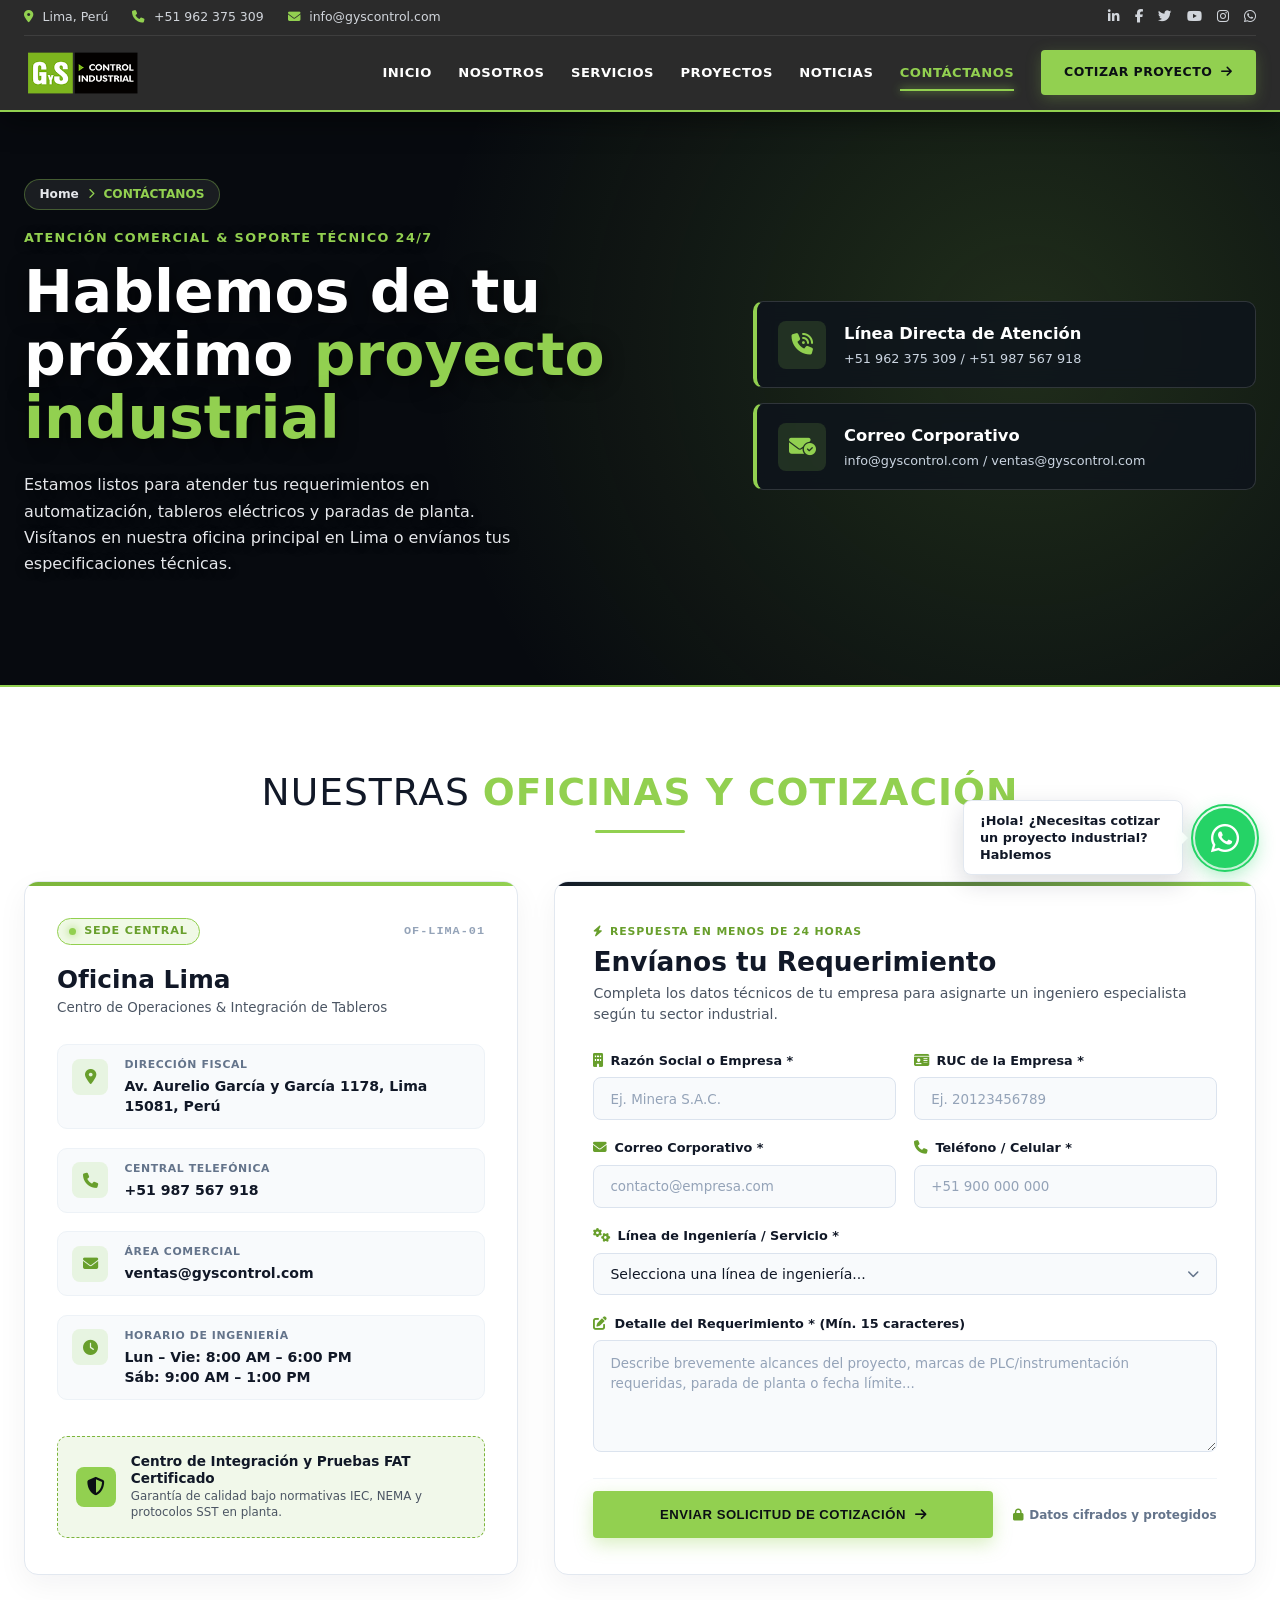
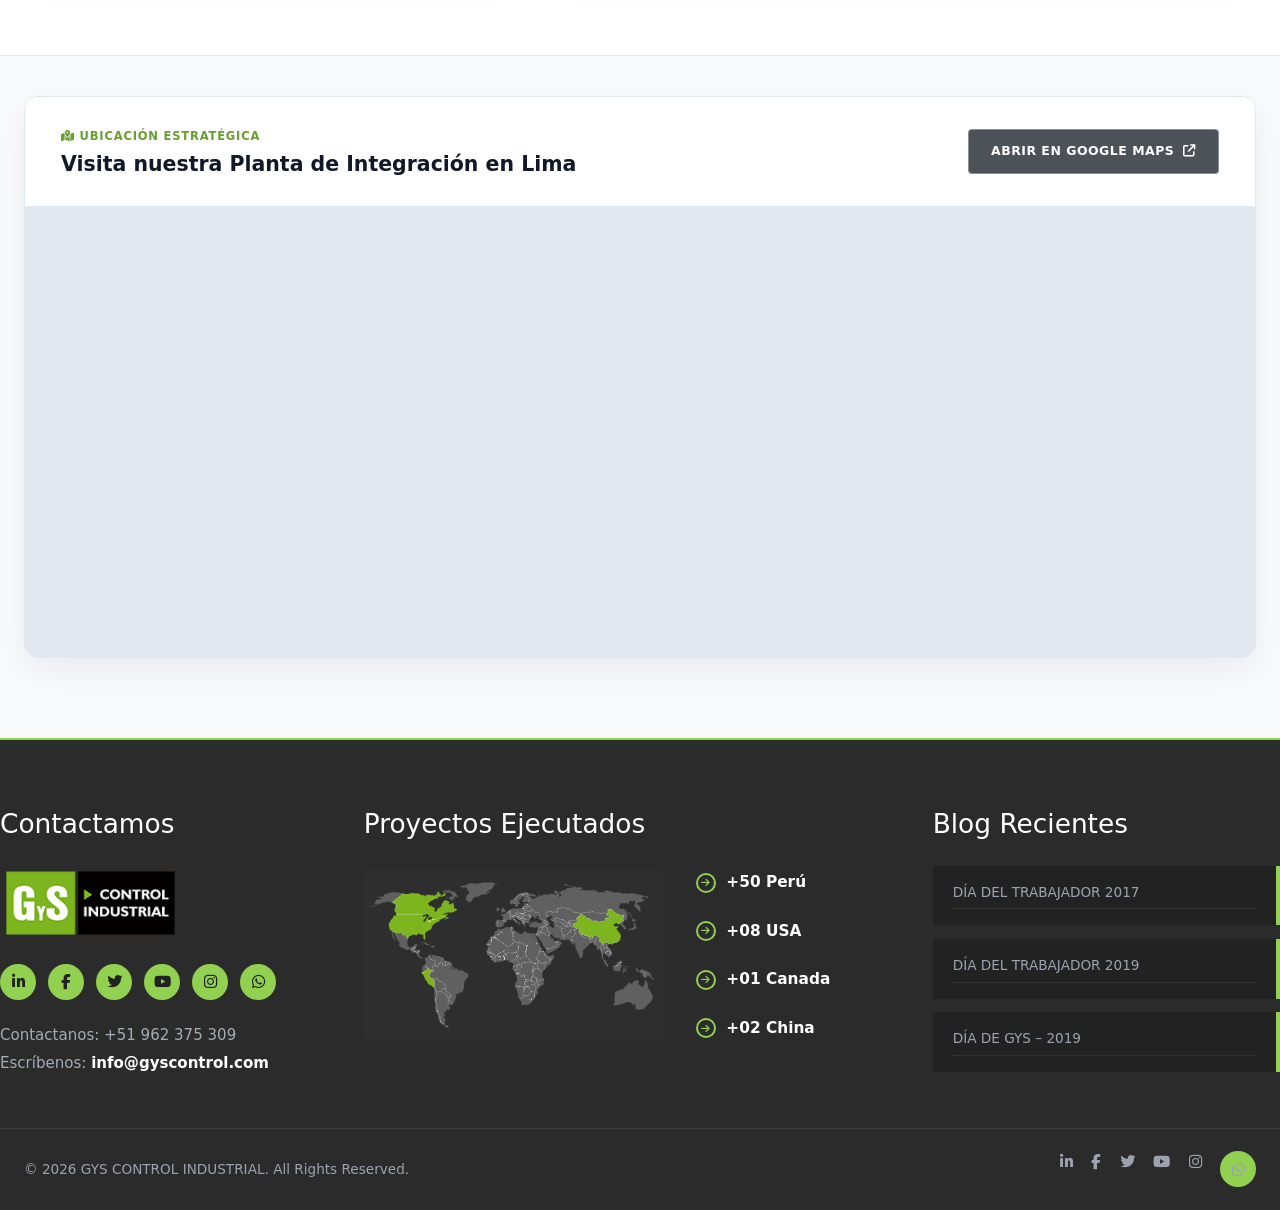
<file: contactanos.html>
<!DOCTYPE html>
<html lang="es">
<head>
  <meta charset="UTF-8">
  <meta name="viewport" content="width=device-width, initial-scale=1.0">
  <meta http-equiv="X-Content-Type-Options" content="nosniff">
  <meta name="referrer" content="strict-origin-when-cross-origin">
  <title>Contáctanos y Cotizaciones | G&S Control Industrial SAC</title>
  <meta name="description" content="Ponte en contacto con nuestro equipo de ingeniería. Solicita cotizaciones para automatización, tableros eléctricos y proyectos industriales en Lima y todo el Perú.">
  <link rel="stylesheet" href="https://cdnjs.cloudflare.com/ajax/libs/font-awesome/6.5.1/css/all.min.css" crossorigin="anonymous" referrerpolicy="no-referrer">
  <link rel="stylesheet" href="assets/css/main.css">
  <link rel="stylesheet" href="assets/css/security.css">
</head>
<body>

  <!-- 1. ENCABEZADO UNIFICADO -->
  <header class="site-header">
    <div class="container">
      <div class="header-top-unified">
        <div class="top-bar-info">
          <span><i class="fa-solid fa-location-dot"></i> Lima, Perú</span>
          <a href="tel:+51962375309"><i class="fa-solid fa-phone"></i> +51 962 375 309</a>
          <a href="mailto:info@gyscontrol.com"><i class="fa-solid fa-envelope"></i> info@gyscontrol.com</a>
        </div>
        <div class="top-bar-socials">
          <a href="https://linkedin.com" target="_blank" rel="noopener noreferrer" aria-label="LinkedIn"><i class="fa-brands fa-linkedin-in"></i></a>
          <a href="https://facebook.com" target="_blank" rel="noopener noreferrer" aria-label="Facebook"><i class="fa-brands fa-facebook-f"></i></a>
          <a href="https://twitter.com" target="_blank" rel="noopener noreferrer" aria-label="Twitter"><i class="fa-brands fa-twitter"></i></a>
          <a href="https://youtube.com" target="_blank" rel="noopener noreferrer" aria-label="YouTube"><i class="fa-brands fa-youtube"></i></a>
          <a href="https://instagram.com" target="_blank" rel="noopener noreferrer" aria-label="Instagram"><i class="fa-brands fa-instagram"></i></a>
          <a href="https://wa.me/51962375309" target="_blank" rel="noopener noreferrer" aria-label="WhatsApp"><i class="fa-brands fa-whatsapp"></i></a>
        </div>
      </div>

      <div class="header-main-unified">
        <a href="index.html" class="brand-link" aria-label="G&S Control Industrial Inicio">
          <img src="assets/images/logo-3.png" alt="G&S Control Industrial Logo" class="gys-logo-img">
        </a>
        <button class="nav-toggle" id="navToggle" aria-expanded="false" aria-label="Abrir menú">☰</button>
        <nav>
          <ul class="nav-menu" id="navMenu">
            <li><a href="index.html" class="nav-link">INICIO</a></li>
            <li><a href="nosotros.html" class="nav-link">NOSOTROS</a></li>
            <li><a href="servicios.html" class="nav-link">SERVICIOS</a></li>
            <li><a href="proyectos.html" class="nav-link">PROYECTOS</a></li>
            <li><a href="noticias.html" class="nav-link">NOTICIAS</a></li>
            <li><a href="contactanos.html" class="nav-link active">CONTÁCTANOS</a></li>
            <li><a href="contactanos.html" class="btn btn--green">COTIZAR PROYECTO <i class="fa-solid fa-arrow-right"></i></a></li>
          </ul>
        </nav>
      </div>
    </div>
  </header>

  <main>
    <!-- 2. HERO CONTÁCTANOS (IMAGEN TRANSPARENTE OSCURA) -->
    <section class="contact-hero">
      <div class="contact-hero-bg"></div>
      <div class="contact-hero-overlay"></div>

      <div class="container contact-hero-grid">
        <div class="contact-hero-left">
          <div class="contact-breadcrumb">
            <a href="index.html">Home</a>
            <i class="fa-solid fa-chevron-right"></i>
            <span>CONTÁCTANOS</span>
          </div>
          <p class="hero-kicker">ATENCIÓN COMERCIAL &amp; SOPORTE TÉCNICO 24/7</p>
          <h1 class="hero-main-title">
            Hablemos de tu próximo <span>proyecto industrial</span>
          </h1>
          <p class="hero-lead">
            Estamos listos para atender tus requerimientos en automatización, tableros eléctricos y paradas de planta. Visítanos en nuestra oficina principal en Lima o envíanos tus especificaciones técnicas.
          </p>
        </div>

        <div class="contact-hero-right">
          <div class="contact-info-card">
            <div class="cic-icon"><i class="fa-solid fa-phone-volume"></i></div>
            <div>
              <strong>Línea Directa de Atención</strong>
              <span>+51 962 375 309 / +51 987 567 918</span>
            </div>
          </div>
          <div class="contact-info-card">
            <div class="cic-icon"><i class="fa-solid fa-envelope-circle-check"></i></div>
            <div>
              <strong>Correo Corporativo</strong>
              <span>info@gyscontrol.com / ventas@gyscontrol.com</span>
            </div>
          </div>
        </div>
      </div>
    </section>

    <!-- 3. APARTADO CENTRAL: OFICINAS Y COTIZACIÓN (FONDO BLANCO PURO) -->
    <section class="light-section contact-workbench-section">
      <div class="container">
        <div class="corp-section-title-wrap">
          <h2 class="corp-dual-title">NUESTRAS <span>OFICINAS Y COTIZACIÓN</span></h2>
          <div class="corp-title-underline"></div>
        </div>

        <div class="contact-main-grid contact-main-grid--balanced">
          <!-- Columna Izquierda: Información de Sede Central -->
          <div class="contact-left-col">
            <div class="office-tech-panel">
              <div class="otp-status-bar">
                <span class="otp-pill"><span class="otp-pulse-dot"></span> SEDE CENTRAL</span>
                <span class="otp-code">OF-LIMA-01</span>
              </div>

              <div class="otp-heading">
                <h3>Oficina Lima</h3>
                <p>Centro de Operaciones &amp; Integración de Tableros</p>
              </div>

              <div class="otp-meta-list">
                <div class="otp-meta-item">
                  <div class="otp-icon-wrap"><i class="fa-solid fa-location-dot"></i></div>
                  <div class="otp-meta-text">
                    <span class="otp-meta-label">Dirección Fiscal</span>
                    <strong>Av. Aurelio García y García 1178, Lima 15081, Perú</strong>
                  </div>
                </div>

                <div class="otp-meta-item">
                  <div class="otp-icon-wrap"><i class="fa-solid fa-phone"></i></div>
                  <div class="otp-meta-text">
                    <span class="otp-meta-label">Central Telefónica</span>
                    <a href="tel:+51987567918">+51 987 567 918</a>
                  </div>
                </div>

                <div class="otp-meta-item">
                  <div class="otp-icon-wrap"><i class="fa-solid fa-envelope"></i></div>
                  <div class="otp-meta-text">
                    <span class="otp-meta-label">Área Comercial</span>
                    <a href="mailto:ventas@gyscontrol.com">ventas@gyscontrol.com</a>
                  </div>
                </div>

                <div class="otp-meta-item">
                  <div class="otp-icon-wrap"><i class="fa-solid fa-clock"></i></div>
                  <div class="otp-meta-text">
                    <span class="otp-meta-label">Horario de Ingeniería</span>
                    <strong>Lun – Vie: 8:00 AM – 6:00 PM<br>Sáb: 9:00 AM – 1:00 PM</strong>
                  </div>
                </div>
              </div>

              <div class="otp-cert-strip">
                <div class="otp-cert-icon"><i class="fa-solid fa-shield-halved"></i></div>
                <div class="otp-cert-desc">
                  <strong>Centro de Integración y Pruebas FAT Certificado</strong>
                  <span>Garantía de calidad bajo normativas IEC, NEMA y protocolos SST en planta.</span>
                </div>
              </div>
            </div>
          </div>

          <!-- Columna Derecha: Formulario Tecnológico de Cotización -->
          <div class="contact-right-col">
            <div class="quote-tech-panel">
              <div class="qtp-header">
                <div class="qtp-title-box">
                  <span class="qtp-kicker"><i class="fa-solid fa-bolt"></i> RESPUESTA EN MENOS DE 24 HORAS</span>
                  <h3>Envíanos tu Requerimiento</h3>
                </div>
                <p class="qtp-lead">Completa los datos técnicos de tu empresa para asignarte un ingeniero especialista según tu sector industrial.</p>
              </div>

              <form id="quoteForm" class="qtp-form" novalidate>
                <!-- Trampa Honeypot anti-bots (oculta para usuarios) -->
                <div class="hp-trap-field">
                  <label for="hp_website_url">Website URL</label>
                  <input type="text" id="hp_website_url" name="hp_website_url" autocomplete="off" tabindex="-1">
                </div>

                <div class="qtp-grid-2">
                  <div class="qtp-field">
                    <label class="qtp-label" for="companyName">
                      <i class="fa-solid fa-building"></i> Razón Social o Empresa *
                    </label>
                    <input type="text" id="companyName" class="qtp-input" required placeholder="Ej. Minera S.A.C.">
                  </div>
                  <div class="qtp-field">
                    <label class="qtp-label" for="companyRuc">
                      <i class="fa-solid fa-id-card"></i> RUC de la Empresa *
                    </label>
                    <input type="text" id="companyRuc" class="qtp-input" maxlength="11" required placeholder="Ej. 20123456789">
                  </div>
                </div>

                <div class="qtp-grid-2">
                  <div class="qtp-field">
                    <label class="qtp-label" for="contactEmail">
                      <i class="fa-solid fa-envelope"></i> Correo Corporativo *
                    </label>
                    <input type="email" id="contactEmail" class="qtp-input" required placeholder="contacto@empresa.com">
                  </div>
                  <div class="qtp-field">
                    <label class="qtp-label" for="contactPhone">
                      <i class="fa-solid fa-phone"></i> Teléfono / Celular *
                    </label>
                    <input type="tel" id="contactPhone" class="qtp-input" required placeholder="+51 900 000 000">
                  </div>
                </div>

                <div class="qtp-field">
                  <label class="qtp-label" for="serviceType">
                    <i class="fa-solid fa-gears"></i> Línea de Ingeniería / Servicio *
                  </label>
                  <div class="qtp-select-wrap">
                    <select id="serviceType" class="qtp-select" required>
                      <option value="" disabled selected>Selecciona una línea de ingeniería...</option>
                      <option value="ingenieria">Ingeniería Básica y de Detalle</option>
                      <option value="plc_scada">Programación de PLCs y SCADA</option>
                      <option value="mes_oee">Reportes MES y Eficiencia OEE</option>
                      <option value="montaje">Montaje Electromecánico</option>
                      <option value="instrumentacion">Instrumentación Industrial</option>
                      <option value="tableros">Armado de Tableros Eléctricos y de Control</option>
                    </select>
                    <i class="fa-solid fa-chevron-down qtp-select-arrow"></i>
                  </div>
                </div>

                <div class="qtp-field">
                  <label class="qtp-label" for="projectDetails">
                    <i class="fa-solid fa-pen-to-square"></i> Detalle del Requerimiento * (Mín. 15 caracteres)
                  </label>
                  <textarea id="projectDetails" class="qtp-textarea" rows="4" required placeholder="Describe brevemente alcances del proyecto, marcas de PLC/instrumentación requeridas, parada de planta o fecha límite..."></textarea>
                </div>

                <div class="qtp-submit-row">
                  <button type="submit" class="btn btn--green btn--submit-qtp">
                    <span>ENVIAR SOLICITUD DE COTIZACIÓN</span>
                    <i class="fa-solid fa-arrow-right"></i>
                  </button>
                  <span class="qtp-security-notice"><i class="fa-solid fa-lock"></i> Datos cifrados y protegidos</span>
                </div>

                <div id="securityAlert" class="security-alert" role="alert"></div>
              </form>
            </div>
          </div>
        </div>
      </div>
    </section>

    <!-- 4. MAPA DE GOOGLE MAPS ESTILIZADO -->
    <section class="map-showcase-section">
      <div class="container">
        <div class="map-card-wrapper">
          <div class="map-header-info">
            <div>
              <span class="mhi-tag"><i class="fa-solid fa-map-location-dot"></i> UBICACIÓN ESTRATÉGICA</span>
              <h3>Visita nuestra Planta de Integración en Lima</h3>
            </div>
            <a href="https://maps.google.com/?q=Av.+Aurelio+Garcia+y+Garcia+1178+Lima+15081" target="_blank" rel="noopener noreferrer" class="btn btn--dark-outline">
              ABRIR EN GOOGLE MAPS <i class="fa-solid fa-external-link"></i>
            </a>
          </div>

          <div class="map-iframe-container">
            <iframe 
              src="https://www.google.com/maps/embed?pb=!1m18!1m12!1m3!1d3901.898863677273!2d-77.05452!3d-12.05835!2m3!1f0!2f0!3f0!3m2!1i1024!2i768!4f13.1!3m3!1m2!1s0x9105c93a02c3886f%3A0x6b1076f82b814675!2sAv.%20Aurelio%20Garc%C3%ada%20y%20Garc%C3%ada%201178%2C%20Lima%2015081!5e0!3m2!1ses-419!2spe!4v1680000000000!5m2!1ses-419!2spe" 
              width="100%" 
              height="450" 
              style="border:0;" 
              allowfullscreen="" 
              loading="lazy" 
              referrerpolicy="no-referrer-when-downgrade"
              title="Ubicación G&S Control Industrial Lima">
            </iframe>
          </div>
        </div>
      </div>
    </section>
  </main>

  <!-- 5. FOOTER CORPORATIVO UNIFICADO -->
  <footer class="site-footer">
    <div class="container footer-main">
      <div class="footer-corp-grid">

        <div>
          <h3 class="footer-heading">Contactamos</h3>
          <div class="footer-logo-box">
            <img src="assets/images/logo-3.png" alt="G&S Control Industrial Logo" class="gys-logo-img">
          </div>
          <div class="social-circles">
            <a href="https://linkedin.com" target="_blank" rel="noopener noreferrer" class="social-circle-btn" aria-label="LinkedIn"><i class="fa-brands fa-linkedin-in"></i></a>
            <a href="https://facebook.com" target="_blank" rel="noopener noreferrer" class="social-circle-btn" aria-label="Facebook"><i class="fa-brands fa-facebook-f"></i></a>
            <a href="https://twitter.com" target="_blank" rel="noopener noreferrer" class="social-circle-btn" aria-label="Twitter"><i class="fa-brands fa-twitter"></i></a>
            <a href="https://youtube.com" target="_blank" rel="noopener noreferrer" class="social-circle-btn" aria-label="YouTube"><i class="fa-brands fa-youtube"></i></a>
            <a href="https://instagram.com" target="_blank" rel="noopener noreferrer" class="social-circle-btn" aria-label="Instagram"><i class="fa-brands fa-instagram"></i></a>
            <a href="https://wa.me/51962375309" target="_blank" rel="noopener noreferrer" class="social-circle-btn" aria-label="WhatsApp"><i class="fa-brands fa-whatsapp"></i></a>
          </div>
          <div class="footer-contact-info">
            <p>Contactanos: <a href="tel:+51962375309">+51 962 375 309</a></p>
            <p>Escríbenos: <a href="mailto:info@gyscontrol.com" class="email-bold">info@gyscontrol.com</a></p>
          </div>
        </div>

        <div>
          <h3 class="footer-heading">Proyectos Ejecutados</h3>
          <div class="projects-world-box">
            <div class="world-map-img-wrap" id="worldMapWrap">
              <img src="assets/images/mapa_gys.png" alt="Proyectos ejecutados en Perú, USA, Canadá y China" class="world-map-img" id="worldMapImg">
            </div>

            <ul class="country-stats-list">
              <li class="country-stat-item" data-country="peru">
                <span class="country-stat-icon"><i class="fa-solid fa-arrow-right"></i></span>
                +50 Perú
              </li>
              <li class="country-stat-item" data-country="usa">
                <span class="country-stat-icon"><i class="fa-solid fa-arrow-right"></i></span>
                +08 USA
              </li>
              <li class="country-stat-item" data-country="canada">
                <span class="country-stat-icon"><i class="fa-solid fa-arrow-right"></i></span>
                +01 Canada
              </li>
              <li class="country-stat-item" data-country="china">
                <span class="country-stat-icon"><i class="fa-solid fa-arrow-right"></i></span>
                +02 China
              </li>
            </ul>
          </div>
        </div>

        <div>
          <h3 class="footer-heading">Blog Recientes</h3>
          <div class="recent-blog-list">
            <a href="noticias.html" class="recent-blog-card">
              <span>DÍA DEL TRABAJADOR 2017</span>
            </a>
            <a href="noticias.html" class="recent-blog-card">
              <span>DÍA DEL TRABAJADOR 2019</span>
            </a>
            <a href="noticias.html" class="recent-blog-card">
              <span>DÍA DE GYS – 2019</span>
            </a>
          </div>
        </div>

      </div>
    </div>

    <div class="footer-bottom-bar">
      <div class="container footer-bottom-inner">
        <span>© 2026 GYS CONTROL INDUSTRIAL. All Rights Reserved.</span>
        <div class="footer-mini-socials">
          <a href="https://linkedin.com" target="_blank" rel="noopener noreferrer" aria-label="LinkedIn"><i class="fa-brands fa-linkedin-in"></i></a>
          <a href="https://facebook.com" target="_blank" rel="noopener noreferrer" aria-label="Facebook"><i class="fa-brands fa-facebook-f"></i></a>
          <a href="https://twitter.com" target="_blank" rel="noopener noreferrer" aria-label="Twitter"><i class="fa-brands fa-twitter"></i></a>
          <a href="https://youtube.com" target="_blank" rel="noopener noreferrer" aria-label="YouTube"><i class="fa-brands fa-youtube"></i></a>
          <a href="https://instagram.com" target="_blank" rel="noopener noreferrer" aria-label="Instagram"><i class="fa-brands fa-instagram"></i></a>
          <a href="https://wa.me/51962375309" target="_blank" rel="noopener noreferrer" class="social-circle-btn" aria-label="WhatsApp"><i class="fa-brands fa-whatsapp"></i></a>
        </div>
      </div>
    </div>
  </footer>

  <script src="assets/js/main.js" defer></script>
  <script src="assets/js/security.js" defer></script>
</body>
</html>
</file>
<file: assets/css/main.css>
/* ==========================================================================
   G&S CONTROL INDUSTRIAL SAC - ESTILOS CORPORATIVOS UNIFICADOS
   ========================================================================== */

:root {
  --gys-green-primary: #92D050;
  --gys-green-secondary: #7cb53b;
  --gys-green-dark: #689f2c;
  --gys-green-glow: rgba(146, 208, 80, 0.35);

  --bg-corp-charcoal: #2b2b2b;
  --bg-footer: #2b2b2b;
  --bg-footer-card: #222222;

  --bg-deep: #0b0f14;
  --bg-card-dark: #121820;

  /* Fondo blanco puro para los apartados centrales */
  --bg-white: #ffffff;

  --text-white: #ffffff;
  --text-light: #d1d5db;
  --text-muted: #9ca3af;
  --text-dark: #111827;
  --text-dark-muted: #4b5563;

  --border-dark: rgba(255, 255, 255, 0.1);
  --border-green: rgba(146, 208, 80, 0.4);

  --font-main: 'Inter', system-ui, -apple-system, BlinkMacSystemFont, 'Segoe UI', Roboto, sans-serif;
  --max-width: 1280px;
  --transition-fast: 0.25s cubic-bezier(0.16, 1, 0.3, 1);
}

*, *::before, *::after {
  box-sizing: border-box;
  margin: 0;
  padding: 0;
}

html {
  scroll-behavior: smooth;
  font-family: var(--font-main);
  font-size: 16px;
  line-height: 1.5;
  background-color: var(--bg-deep);
  color: var(--text-light);
}

body {
  min-height: 100vh;
  display: flex;
  flex-direction: column;
  overflow-x: hidden;
}

main { flex: 1; }
a { color: inherit; text-decoration: none; transition: all var(--transition-fast); }
ul { list-style: none; }
img, svg, video { max-width: 100%; height: auto; display: block; }

[data-icon]::before {
  font-family: "Font Awesome 6 Free";
  font-weight: 900;
  display: inline-block;
  font-style: normal;
  color: var(--gys-green-primary);
  margin-right: 0.5rem;
}
[data-icon="bolt"]::before { content: "\f0e7"; }
[data-icon="gears"]::before { content: "\f085"; }
[data-icon="microchip"]::before { content: "\f2db"; }
[data-icon="gauge"]::before { content: "\f624"; }
[data-icon="shield"]::before { content: "\f3ed"; }
[data-icon="chart"]::before { content: "\f080"; }
[data-icon="industry"]::before { content: "\f275"; }
[data-icon="check"]::before { content: "\f00c"; }
[data-icon="phone"]::before { content: "\f095"; }
[data-icon="envelope"]::before { content: "\f0e0"; }
[data-icon="location"]::before { content: "\f3c5"; }
[data-icon="arrow-right"]::before { content: "\f061"; margin-right: 0; margin-left: 0.5rem; }

.container {
  width: 100%;
  max-width: var(--max-width);
  margin: 0 auto;
  padding: 0 1.5rem;
}

/* ==========================================================================
   1. ENCABEZADO UNIFICADO (#2b2b2b) CON REDES SOCIALES COMPLETAS
   ========================================================================== */
.site-header {
  position: sticky;
  top: 0;
  z-index: 1000;
  background-color: var(--bg-corp-charcoal);
  border-bottom: 2px solid var(--gys-green-primary);
  box-shadow: 0 8px 28px rgba(0, 0, 0, 0.45);
}

.header-top-unified {
  display: flex;
  justify-content: space-between;
  align-items: center;
  padding: 0.45rem 0;
  border-bottom: 1px solid rgba(255, 255, 255, 0.09);
  font-size: 0.78rem;
  color: #d1d5db;
}

.top-bar-info {
  display: flex;
  gap: 1.5rem;
  align-items: center;
  flex-wrap: wrap;
}

.top-bar-info i {
  color: var(--gys-green-primary);
  margin-right: 0.35rem;
}

.top-bar-info a:hover {
  color: var(--gys-green-primary);
}

.top-bar-socials {
  display: flex;
  gap: 0.95rem;
}

.top-bar-socials a {
  color: #d1d5db;
  font-size: 0.84rem;
}

.top-bar-socials a:hover {
  color: var(--gys-green-primary);
  transform: translateY(-1px);
}

.header-main-unified {
  display: flex;
  align-items: center;
  justify-content: space-between;
  height: 74px;
}

.gys-logo-img {
  height: 48px;
  width: auto;
}

.nav-menu {
  display: flex;
  align-items: center;
  gap: 1.65rem;
}

.nav-link {
  font-size: 0.82rem;
  font-weight: 700;
  color: var(--text-white);
  letter-spacing: 0.5px;
  padding: 0.4rem 0;
  position: relative;
}

.nav-link.active,
.nav-link:hover {
  color: var(--gys-green-primary);
}

.nav-link.active::after,
.nav-link:hover::after {
  content: "";
  position: absolute;
  bottom: -4px;
  left: 0;
  width: 100%;
  height: 2px;
  background-color: var(--gys-green-primary);
  box-shadow: 0 0 8px var(--gys-green-primary);
}

.nav-toggle {
  display: none;
  background: transparent;
  border: 1px solid var(--gys-green-primary);
  color: var(--gys-green-primary);
  padding: 0.4rem 0.75rem;
  border-radius: 4px;
  font-size: 1.2rem;
  cursor: pointer;
}

/* Botones */
.btn {
  display: inline-flex;
  align-items: center;
  gap: 0.55rem;
  padding: 0.75rem 1.4rem;
  font-size: 0.78rem;
  font-weight: 800;
  text-transform: uppercase;
  letter-spacing: 0.5px;
  border-radius: 4px;
  cursor: pointer;
  border: 1px solid transparent;
  transition: all var(--transition-fast);
}

.btn--green,
.btn--primary {
  background-color: var(--gys-green-primary);
  color: #0b0f14;
  box-shadow: 0 4px 15px rgba(146, 208, 80, 0.25);
}

.btn--green:hover,
.btn--primary:hover {
  background-color: #a3df60;
  transform: translateY(-2px);
  box-shadow: 0 6px 22px rgba(146, 208, 80, 0.45);
}

.btn--dark-outline,
.btn--outline {
  background-color: rgba(18, 24, 32, 0.75);
  color: var(--text-white);
  border: 1px solid rgba(255, 255, 255, 0.35);
}

.btn--dark-outline:hover,
.btn--outline:hover {
  border-color: var(--gys-green-primary);
  color: var(--gys-green-primary);
  background-color: rgba(146, 208, 80, 0.12);
}

/* ==========================================================================
   2. HERO PRINCIPAL CON IMAGEN TRANSPARENTE OSCURA (HOME)
   ========================================================================== */
.hero-mockup {
  position: relative;
  padding: 4.4rem 0 4.8rem;
  background-color: #070a0f;
  overflow: hidden;
}

.hero-bg-image {
  position: absolute;
  inset: 0;
  background-image: url('https://images.unsplash.com/photo-1581092160607-ee22621dd758?auto=format&fit=crop&w=1920&q=85');
  background-size: cover;
  background-position: center;
  opacity: 0.58;
  filter: contrast(1.08) saturate(1.05);
  transform: scale(1.02);
}

.hero-bg-overlay {
  position: absolute;
  inset: 0;
  background:
    radial-gradient(circle at 75% 45%, rgba(146, 208, 80, 0.16), transparent 55%),
    linear-gradient(90deg, rgba(7, 10, 15, 0.88) 0%, rgba(7, 10, 15, 0.62) 48%, rgba(7, 10, 15, 0.78) 100%);
}

.hero-layout {
  position: relative;
  z-index: 2;
  display: grid;
  grid-template-columns: 1fr 1.18fr;
  gap: 3rem;
  align-items: center;
}

.hero-kicker {
  color: var(--gys-green-primary);
  font-size: 0.8rem;
  font-weight: 800;
  letter-spacing: 1.4px;
  margin-bottom: 0.9rem;
  text-shadow: 0 2px 10px rgba(0, 0, 0, 0.6);
}

.hero-main-title {
  font-size: clamp(2.4rem, 3.8vw + 1rem, 3.65rem);
  font-weight: 800;
  color: var(--text-white);
  line-height: 1.08;
  margin-bottom: 1.35rem;
  text-shadow: 0 4px 20px rgba(0, 0, 0, 0.65);
}

.hero-main-title span { color: var(--gys-green-primary); }

.hero-lead {
  color: #e5e7eb;
  font-size: 1rem;
  max-width: 520px;
  margin-bottom: 2.2rem;
  line-height: 1.65;
  text-shadow: 0 2px 8px rgba(0, 0, 0, 0.65);
}

.hero-btns { display: flex; flex-wrap: wrap; gap: 1rem; }
.hero-right { display: flex; flex-direction: column; gap: 1.1rem; }
.kpi-quad-grid { display: grid; grid-template-columns: repeat(4, 1fr); gap: 0.85rem; }

.kpi-box {
  background: rgba(14, 20, 28, 0.82);
  border: 1px solid rgba(255, 255, 255, 0.14);
  border-radius: 8px;
  padding: 1rem 0.95rem;
  cursor: pointer;
  position: relative;
  overflow: hidden;
  transition: all 0.28s ease;
  backdrop-filter: blur(10px);
}

.kpi-box:hover,
.kpi-box.active {
  transform: translateY(-5px);
  border-color: var(--gys-green-primary);
  background: rgba(18, 27, 38, 0.92);
  box-shadow: 0 10px 25px rgba(0, 0, 0, 0.55), 0 0 18px rgba(146, 208, 80, 0.25);
}

.kpi-top { display: flex; justify-content: space-between; align-items: center; margin-bottom: 0.65rem; }

.kpi-icon {
  width: 36px;
  height: 36px;
  border-radius: 6px;
  background: rgba(146, 208, 80, 0.14);
  color: var(--gys-green-primary);
  display: flex;
  align-items: center;
  justify-content: center;
  font-size: 1.1rem;
  transition: transform 0.28s ease;
}

.kpi-box:hover .kpi-icon {
  transform: scale(1.12) rotate(6deg);
  background: var(--gys-green-primary);
  color: #0b0f14;
}

.kpi-tag {
  font-size: 0.62rem;
  font-weight: 700;
  color: var(--gys-green-primary);
  background: rgba(146, 208, 80, 0.1);
  border: 1px solid rgba(146, 208, 80, 0.25);
  padding: 0.12rem 0.45rem;
  border-radius: 20px;
}

.kpi-data strong { display: block; font-size: 1.7rem; font-weight: 800; color: var(--text-white); line-height: 1.05; margin-bottom: 0.2rem; }
.kpi-data span { display: block; font-size: 0.73rem; color: var(--text-light); line-height: 1.25; }

.kpi-mini-bar {
  width: 100%;
  height: 3px;
  background: rgba(255, 255, 255, 0.08);
  border-radius: 2px;
  margin-top: 0.75rem;
  overflow: hidden;
}

.kpi-mini-bar span {
  display: block;
  height: 100%;
  background: var(--gys-green-primary);
  box-shadow: 0 0 8px var(--gys-green-primary);
  transition: width 0.4s ease;
}

.hero-chart-card {
  background: rgba(14, 20, 28, 0.86);
  border: 1px solid rgba(146, 208, 80, 0.32);
  border-radius: 10px;
  padding: 1.25rem 1.35rem;
  box-shadow: 0 18px 40px rgba(0, 0, 0, 0.6);
  backdrop-filter: blur(12px);
  transition: border-color 0.3s ease;
}

.hero-chart-card:hover { border-color: var(--gys-green-primary); }
.hero-chart-head { display: flex; justify-content: space-between; align-items: flex-start; gap: 1rem; margin-bottom: 0.9rem; }
.chart-title-row { display: flex; align-items: center; gap: 0.55rem; }

.live-pulse {
  width: 9px;
  height: 9px;
  border-radius: 50%;
  background-color: var(--gys-green-primary);
  box-shadow: 0 0 10px var(--gys-green-primary);
  animation: pulseDot 1.8s infinite ease-in-out;
}

@keyframes pulseDot {
  0%, 100% { transform: scale(1); opacity: 1; }
  50% { transform: scale(1.35); opacity: 0.55; }
}

.hero-chart-head h3 { font-size: 0.98rem; font-weight: 800; color: var(--text-white); }
.chart-subtitle { font-size: 0.72rem; color: var(--text-muted); margin-top: 0.15rem; }

.chart-period-tabs {
  display: flex;
  background: rgba(255, 255, 255, 0.05);
  border: 1px solid rgba(255, 255, 255, 0.1);
  border-radius: 6px;
  padding: 0.18rem;
  gap: 0.2rem;
}

.period-btn {
  background: transparent;
  border: none;
  color: var(--text-muted);
  font-size: 0.72rem;
  font-weight: 700;
  padding: 0.28rem 0.65rem;
  border-radius: 4px;
  cursor: pointer;
  transition: all 0.2s ease;
}

.period-btn:hover { color: var(--text-white); }
.period-btn.active { background: var(--gys-green-primary); color: #0b0f14; }

.hero-canvas-wrap {
  width: 100%;
  height: 205px;
  position: relative;
  cursor: crosshair;
}

#efficiencyChart { width: 100%; height: 100%; }

.chart-footer-metrics {
  display: flex;
  justify-content: space-between;
  flex-wrap: wrap;
  gap: 0.75rem;
  padding-top: 0.85rem;
  margin-top: 0.65rem;
  border-top: 1px solid rgba(255, 255, 255, 0.08);
  font-size: 0.74rem;
  color: var(--text-light);
}

.cfm-item { display: flex; align-items: center; gap: 0.45rem; }
.cfm-item strong { color: var(--text-white); }
.cfm-dot { width: 8px; height: 8px; border-radius: 50%; }
.cfm-dot--green { background-color: var(--gys-green-primary); box-shadow: 0 0 6px var(--gys-green-primary); }
.cfm-dot--gray { background-color: #64748b; }

/* ==========================================================================
   3. FRANJA VERDE DE VALOR (HOME)
   ========================================================================== */
.green-features-bar {
  background: linear-gradient(90deg, #689f2c 0%, #7cb53b 25%, #92D050 50%, #7cb53b 75%, #689f2c 100%);
  padding: 1.85rem 0;
  box-shadow: inset 0 2px 8px rgba(0, 0, 0, 0.12), 0 6px 20px rgba(0, 0, 0, 0.25);
  position: relative;
  z-index: 5;
}

.green-features-grid {
  display: grid;
  grid-template-columns: repeat(4, 1fr);
  gap: 1.5rem;
}

.green-feature-card {
  background: rgba(11, 15, 20, 0.18);
  border: 1px solid rgba(255, 255, 255, 0.25);
  border-radius: 10px;
  padding: 1rem 1.15rem;
  display: flex;
  align-items: center;
  gap: 1rem;
  transition: all 0.3s cubic-bezier(0.16, 1, 0.3, 1);
  backdrop-filter: blur(4px);
}

.green-feature-card:hover {
  background: rgba(11, 15, 20, 0.32);
  transform: translateY(-4px);
  border-color: #ffffff;
  box-shadow: 0 8px 24px rgba(0, 0, 0, 0.2);
}

.gf-icon {
  width: 48px;
  height: 48px;
  border-radius: 8px;
  background: #0b0f14;
  color: var(--gys-green-primary);
  display: flex;
  align-items: center;
  justify-content: center;
  font-size: 1.3rem;
  flex-shrink: 0;
  box-shadow: 0 4px 10px rgba(0, 0, 0, 0.2);
  transition: transform 0.3s ease;
}

.green-feature-card:hover .gf-icon { transform: scale(1.1) rotate(6deg); }
.gf-text { color: #0b0f14; }
.gf-text strong { display: block; font-size: 0.88rem; font-weight: 800; line-height: 1.2; }
.gf-text p { font-size: 0.74rem; font-weight: 600; opacity: 0.85; margin-top: 0.1rem; }

/* ==========================================================================
   4. APARTADOS CENTRALES (FONDO BLANCO PURO)
   ========================================================================== */
.light-section {
  background-color: var(--bg-white);
  color: var(--text-dark);
  padding: 5rem 0;
  position: relative;
}

.light-section--divider {
  border-top: 1px solid #e5e7eb;
  box-shadow: inset 0 6px 16px rgba(15, 23, 42, 0.02);
}

.section-kicker {
  color: var(--gys-green-secondary);
  font-size: 0.78rem;
  font-weight: 800;
  text-transform: uppercase;
  letter-spacing: 1px;
  margin-bottom: 0.45rem;
}

.section-dark-title {
  font-size: clamp(1.6rem, 2.2vw + 0.6rem, 2.25rem);
  font-weight: 800;
  color: var(--text-dark);
  margin-bottom: 2.25rem;
  line-height: 1.2;
}

.services-5-grid {
  display: grid;
  grid-template-columns: repeat(5, 1fr);
  gap: 1.15rem;
}

.srv-card {
  position: relative;
  height: 350px;
  border-radius: 10px;
  overflow: hidden;
  background-size: cover;
  background-position: center;
  display: flex;
  align-items: flex-end;
  box-shadow: 0 10px 24px rgba(0, 0, 0, 0.12);
  transition: transform 0.3s ease, box-shadow 0.3s ease;
}

.srv-card:hover {
  transform: translateY(-6px);
  box-shadow: 0 16px 32px rgba(0, 0, 0, 0.22);
}

.srv-overlay {
  position: absolute;
  inset: 0;
  background: linear-gradient(180deg, rgba(10, 14, 20, 0.3) 0%, rgba(10, 14, 20, 0.92) 60%, rgba(10, 14, 20, 0.98) 100%);
}

.srv-content {
  position: relative;
  z-index: 2;
  padding: 1.4rem;
  width: 100%;
  color: var(--text-white);
}

.srv-circle-icon {
  width: 46px;
  height: 46px;
  border-radius: 50%;
  background: rgba(146, 208, 80, 0.15);
  border: 1.5px solid var(--gys-green-primary);
  color: var(--gys-green-primary);
  display: flex;
  align-items: center;
  justify-content: center;
  font-size: 1.1rem;
  margin-bottom: 1rem;
  transition: all 0.25s ease;
}

.srv-card:hover .srv-circle-icon { background: var(--gys-green-primary); color: #0b0f14; }
.srv-content h3 { font-size: 1.02rem; font-weight: 700; margin-bottom: 0.55rem; line-height: 1.25; }
.srv-content p { font-size: 0.78rem; color: #cbd5e1; line-height: 1.45; margin-bottom: 1rem; }
.srv-arrow { color: var(--gys-green-primary); font-size: 0.9rem; }

/* ==========================================================================
   5. PROYECTOS DESTACADOS & PARTNERS (HOME)
   ========================================================================== */
.featured-projects-layout {
  display: grid;
  grid-template-columns: 0.9fr 2.1fr;
  gap: 2.2rem;
  align-items: start;
}

.fp-desc { font-size: 0.92rem; color: var(--text-dark-muted); margin-bottom: 1.6rem; line-height: 1.6; }
.fp-cards-grid { display: grid; grid-template-columns: repeat(3, 1fr); gap: 1.25rem; }

.fp-card {
  background: var(--bg-white);
  border: 1px solid #e2e8f0;
  border-radius: 10px;
  overflow: hidden;
  box-shadow: 0 8px 24px rgba(15, 23, 42, 0.06);
  transition: all 0.28s ease;
}

.fp-card:hover {
  transform: translateY(-6px);
  border-color: var(--gys-green-primary);
  box-shadow: 0 14px 30px rgba(15, 23, 42, 0.12);
}

.fp-img-box { position: relative; height: 190px; overflow: hidden; }
.fp-img-box img { width: 100%; height: 100%; object-fit: cover; transition: transform 0.4s ease; }
.fp-card:hover .fp-img-box img { transform: scale(1.06); }

.fp-badge {
  position: absolute;
  bottom: 10px;
  left: 12px;
  background-color: var(--gys-green-primary);
  color: #0b0f14;
  font-size: 0.65rem;
  font-weight: 800;
  padding: 0.22rem 0.6rem;
  border-radius: 3px;
  text-transform: uppercase;
}

.fp-body { padding: 1.2rem; }
.fp-body h3 { font-size: 0.98rem; font-weight: 700; color: var(--text-dark); margin-bottom: 0.5rem; line-height: 1.3; }
.fp-loc { font-size: 0.8rem; color: var(--text-dark-muted); }
.fp-loc i { color: var(--gys-green-secondary); margin-right: 0.3rem; }

.fp-slider-nav { display: flex; justify-content: flex-end; gap: 0.5rem; margin-top: 1rem; }

.slider-circle-btn {
  width: 34px;
  height: 34px;
  border-radius: 50%;
  background-color: var(--gys-green-primary);
  color: #0b0f14;
  border: none;
  cursor: pointer;
  display: inline-flex;
  align-items: center;
  justify-content: center;
  font-size: 0.8rem;
  transition: transform 0.2s ease;
}

.slider-circle-btn:hover { transform: scale(1.08); }

.brands-showcase {
  background: linear-gradient(180deg, #ffffff 0%, #f8fafc 100%);
  border: 1px solid #dbe3ee;
  border-left: 4px solid var(--gys-green-primary);
  border-radius: 12px;
  padding: 2rem 2.25rem;
  display: grid;
  grid-template-columns: 220px 1fr;
  gap: 2rem;
  align-items: center;
  box-shadow: 0 10px 28px rgba(15, 23, 42, 0.05);
}

.brands-header-box { border-right: 2px solid rgba(146, 208, 80, 0.45); padding-right: 1.5rem; }
.brands-kicker { display: inline-flex; align-items: center; gap: 0.35rem; font-size: 0.68rem; font-weight: 800; color: var(--gys-green-dark); letter-spacing: 0.8px; margin-bottom: 0.35rem; }
.brands-header-box h4 { font-size: 0.95rem; font-weight: 800; color: var(--text-dark); line-height: 1.3; letter-spacing: 0.3px; }
.brands-logos-grid { display: grid; grid-template-columns: repeat(7, 1fr); gap: 0.9rem; }

.brand-card {
  background: #ffffff;
  border: 1px solid #e2e8f0;
  border-radius: 10px;
  height: 82px;
  padding: 0.65rem 0.5rem;
  display: flex;
  flex-direction: column;
  align-items: center;
  justify-content: center;
  text-align: center;
  position: relative;
  overflow: hidden;
  transition: all 0.28s ease;
  box-shadow: 0 2px 6px rgba(15, 23, 42, 0.03);
}

.brand-card::after {
  content: "";
  position: absolute;
  bottom: 0;
  left: 0;
  width: 100%;
  height: 3px;
  background: var(--gys-green-primary);
  transform: scaleX(0);
  transition: transform 0.28s ease;
}

.brand-card:hover { transform: translateY(-4px); border-color: var(--gys-green-primary); box-shadow: 0 12px 24px rgba(15, 23, 42, 0.09); }
.brand-card:hover::after { transform: scaleX(1); }
.brand-logo { font-weight: 900; line-height: 1; display: block; }
.brand-sub { display: block; font-size: 0.62rem; font-weight: 700; margin-top: 2px; }

.brand-siemens { color: #009999; font-size: 1.05rem; letter-spacing: 1.2px; }
.brand-schneider { color: #3dcd58; font-size: 0.95rem; }
.brand-rockwell-wrap { display: flex; align-items: center; gap: 0.3rem; }
.ra-badge { background: #cd163f; color: #ffffff; font-size: 0.62rem; font-weight: 900; padding: 0.18rem 0.28rem; border-radius: 3px; }
.brand-rockwell { color: #cd163f; font-size: 0.78rem; text-align: left; }
.brand-abb { color: #ff000f; font-size: 1.35rem; letter-spacing: 1.5px; }
.brand-omron { color: #005eb8; font-size: 1.05rem; letter-spacing: 1px; }
.brand-mitsubishi-wrap { display: flex; align-items: center; gap: 0.25rem; }
.mit-icon { color: #e60012; font-size: 1.1rem; }
.brand-mitsubishi { color: #111827; font-size: 0.7rem; text-align: left; }
.brand-tech-tag { font-size: 0.6rem; font-weight: 600; color: #64748b; margin-top: 0.35rem; white-space: nowrap; }

.brand-card--more {
  background: rgba(146, 208, 80, 0.1);
  border: 1px dashed var(--gys-green-secondary);
  color: var(--gys-green-dark);
  font-weight: 800;
  font-size: 0.76rem;
  gap: 0.3rem;
}

.more-plus-circle {
  width: 26px;
  height: 26px;
  border-radius: 50%;
  background: var(--gys-green-primary);
  color: #0b0f14;
  display: flex;
  align-items: center;
  justify-content: center;
  font-size: 0.75rem;
}

.brand-card--more:hover { background: var(--gys-green-primary); color: #0b0f14; }
.brand-card--more:hover .more-plus-circle { background: #0b0f14; color: var(--gys-green-primary); }

/* ==========================================================================
   6. ÚLTIMAS NOTICIAS
   ========================================================================= */
.news-header-row { display: flex; justify-content: space-between; align-items: flex-end; margin-bottom: 2rem; }
.news-nav-btns { display: flex; gap: 0.45rem; }

.news-circle-btn {
  width: 32px;
  height: 32px;
  border-radius: 50%;
  border: 1px solid #cbd5e1;
  background: var(--bg-white);
  color: var(--text-dark-muted);
  cursor: pointer;
  font-size: 0.75rem;
}

.news-circle-btn:hover { border-color: var(--gys-green-primary); background: var(--gys-green-primary); color: #0b0f14; }
.news-3-grid { display: grid; grid-template-columns: repeat(3, 1fr); gap: 1.25rem; }

.news-h-card {
  background: var(--bg-white);
  border: 1px solid #e2e8f0;
  border-radius: 8px;
  overflow: hidden;
  display: grid;
  grid-template-columns: 145px 1fr;
  box-shadow: 0 6px 18px rgba(15, 23, 42, 0.05);
  transition: transform 0.25s ease, box-shadow 0.25s ease;
}

.news-h-card:hover { transform: translateY(-4px); border-color: var(--gys-green-primary); box-shadow: 0 12px 26px rgba(15, 23, 42, 0.1); }
.news-h-img { position: relative; height: 100%; min-height: 165px; }
.news-h-img img { width: 100%; height: 100%; object-fit: cover; }

.news-date-badge {
  position: absolute;
  top: 10px;
  left: 10px;
  background-color: var(--gys-green-primary);
  color: #0b0f14;
  font-size: 0.62rem;
  font-weight: 800;
  padding: 0.25rem 0.45rem;
  border-radius: 4px;
  text-align: center;
  line-height: 1.1;
}

.news-date-badge strong { display: block; font-size: 0.85rem; }
.news-h-body { padding: 1rem 1.1rem; display: flex; flex-direction: column; justify-content: space-between; }
.news-h-body h3 { font-size: 0.88rem; font-weight: 800; color: var(--text-dark); margin-bottom: 0.4rem; line-height: 1.3; }
.news-h-body p { font-size: 0.76rem; color: var(--text-dark-muted); margin-bottom: 0.75rem; line-height: 1.4; }
.news-read-more { font-size: 0.72rem; font-weight: 800; color: var(--gys-green-secondary); }

/* ==========================================================================
   7. FOOTER CORPORATIVO OFICIAL (#2b2b2b) CON REDES SOCIALES COMPLETAS
   ========================================================================== */
.site-footer {
  background-color: var(--bg-footer);
  border-top: 2px solid var(--gys-green-primary);
  color: var(--text-light);
  margin-top: auto;
}

.footer-main { padding: 4rem 0 3rem; }
.footer-corp-grid { display: grid; grid-template-columns: 1fr 1.65fr 1.1fr; gap: 3rem; align-items: start; }
.footer-heading { font-size: 1.65rem; font-weight: 500; color: var(--text-white); margin-bottom: 1.4rem; }
.footer-logo-box { margin-bottom: 1.5rem; }
.footer-logo-box .gys-logo-img { height: 74px; }
.social-circles { display: flex; gap: 0.75rem; margin-bottom: 1.5rem; flex-wrap: wrap; }

.social-circle-btn {
  width: 36px;
  height: 36px;
  border-radius: 50%;
  background-color: var(--gys-green-primary);
  color: #222222;
  display: inline-flex;
  align-items: center;
  justify-content: center;
  font-size: 0.95rem;
  transition: transform 0.2s ease, background-color 0.2s ease;
}

.social-circle-btn:hover { transform: translateY(-3px); background-color: #a6e265; }
.footer-contact-info p { font-size: 0.94rem; color: #a3abb5; margin-bottom: 0.35rem; }
.footer-contact-info .email-bold { color: var(--text-white); font-weight: 700; }
.projects-world-box { display: grid; grid-template-columns: 1.45fr 0.95fr; gap: 1.5rem; align-items: center; }

.world-map-img {
  width: 100%;
  max-width: 350px;
  height: auto;
  object-fit: contain;
  transition: all 0.35s cubic-bezier(0.16, 1, 0.3, 1);
  border-radius: 6px;
}

.world-map-img.map-highlight {
  transform: scale(1.04);
  filter: drop-shadow(0 0 16px rgba(146, 208, 80, 0.65)) contrast(1.1);
}

.country-stats-list { display: flex; flex-direction: column; gap: 0.9rem; }

.country-stat-item {
  display: flex;
  align-items: center;
  font-size: 0.96rem;
  font-weight: 700;
  color: var(--text-white);
  padding: 0.35rem 0.5rem;
  border-radius: 4px;
  cursor: pointer;
  transition: all 0.25s ease;
}

.country-stat-item:hover,
.country-stat-item.active-country {
  background-color: rgba(146, 208, 80, 0.12);
  color: var(--gys-green-primary);
  transform: translateX(4px);
}

.country-stat-item:hover .country-stat-icon,
.country-stat-item.active-country .country-stat-icon {
  background-color: var(--gys-green-primary);
  color: #0b0f14;
  box-shadow: 0 0 10px var(--gys-green-primary);
}

.country-stat-icon {
  width: 20px;
  height: 20px;
  border-radius: 50%;
  border: 2px solid var(--gys-green-primary);
  color: var(--gys-green-primary);
  display: inline-flex;
  align-items: center;
  justify-content: center;
  font-size: 0.62rem;
  margin-right: 0.65rem;
}

.recent-blog-list { display: flex; flex-direction: column; gap: 0.85rem; }

.recent-blog-card {
  display: block;
  background-color: var(--bg-footer-card);
  padding: 1rem 1.25rem;
  border-right: 4px solid var(--gys-green-primary);
}

.recent-blog-card span {
  display: block;
  font-size: 0.85rem;
  color: #9ca3af;
  text-transform: uppercase;
  padding-bottom: 0.4rem;
  border-bottom: 1px solid rgba(255, 255, 255, 0.08);
}

.recent-blog-card:hover { background-color: #1a1a1a; transform: translateX(-4px); }

.footer-bottom-bar {
  background-color: var(--bg-footer);
  border-top: 1px solid rgba(255, 255, 255, 0.08);
  padding: 1.4rem 0;
}

.footer-bottom-inner {
  display: flex;
  align-items: center;
  justify-content: space-between;
  font-size: 0.85rem;
  color: #9ca3af;
  flex-wrap: wrap;
  gap: 1rem;
}

.footer-mini-socials { display: flex; gap: 1.15rem; }
.footer-mini-socials a { color: #9ca3af; font-size: 0.95rem; }
.footer-mini-socials a:hover { color: var(--gys-green-primary); }

/* ==========================================================================
   8. WIDGET FLOTANTE DE WHATSAPP
   ========================================================================== */
.gys-wa-container {
  position: fixed;
  bottom: 25px;
  right: 25px;
  z-index: 9999;
  display: flex;
  align-items: center;
  gap: 12px;
  font-family: var(--font-main);
}

.gys-wa-button {
  width: 60px;
  height: 60px;
  background-color: #25d366;
  color: #ffffff;
  border-radius: 50%;
  display: flex;
  align-items: center;
  justify-content: center;
  font-size: 2rem;
  box-shadow: 0 6px 20px rgba(37, 211, 102, 0.45);
  position: relative;
  transition: transform 0.3s cubic-bezier(0.16, 1, 0.3, 1), background-color 0.2s ease;
}

.gys-wa-button:hover { transform: scale(1.1) rotate(6deg); background-color: #20ba5a; }

.gys-wa-pulse {
  position: absolute;
  inset: -4px;
  border-radius: 50%;
  border: 2px solid #25d366;
  animation: waPulseAnim 2s infinite ease-out;
  pointer-events: none;
}

@keyframes waPulseAnim {
  0% { transform: scale(1); opacity: 1; }
  100% { transform: scale(1.45); opacity: 0; }
}

.gys-wa-tooltip {
  background: #ffffff;
  color: #111827;
  padding: 0.65rem 1rem;
  border-radius: 8px;
  font-size: 0.8rem;
  font-weight: 700;
  box-shadow: 0 8px 24px rgba(15, 23, 42, 0.15);
  border: 1px solid #e2e8f0;
  max-width: 220px;
  line-height: 1.35;
  position: relative;
  opacity: 0;
  transform: translateX(10px);
  animation: tooltipFadeIn 0.5s forwards 1s;
}

.gys-wa-tooltip::after {
  content: "";
  position: absolute;
  top: 50%;
  right: -6px;
  transform: translateY(-50%);
  border-width: 6px 0 6px 6px;
  border-style: solid;
  border-color: transparent transparent transparent #ffffff;
  display: block;
}

@keyframes tooltipFadeIn { to { opacity: 1; transform: translateX(0); } }

/* ==========================================================================
   9. ESTILOS DE "NOSOTROS"
   ========================================================================== */
.about-hero {
  position: relative;
  padding: 4.2rem 0 4.5rem;
  background-color: #070a0f;
  overflow: hidden;
  border-bottom: 2px solid var(--gys-green-primary);
}

.about-hero-bg {
  position: absolute;
  inset: 0;
  background-image: url('https://images.unsplash.com/photo-1581092580497-e0d23cbdf1dc?auto=format&fit=crop&w=1920&q=85');
  background-size: cover;
  background-position: center;
  opacity: 0.52;
  filter: contrast(1.08);
  transform: scale(1.02);
}

.about-hero-overlay {
  position: absolute;
  inset: 0;
  background:
    radial-gradient(circle at 80% 40%, rgba(146, 208, 80, 0.18), transparent 55%),
    linear-gradient(90deg, rgba(7, 10, 15, 0.9) 0%, rgba(7, 10, 15, 0.68) 50%, rgba(7, 10, 15, 0.84) 100%);
}

.about-hero-grid {
  position: relative;
  z-index: 2;
  display: grid;
  grid-template-columns: 1.15fr 0.85fr;
  gap: 3rem;
  align-items: center;
}

.about-breadcrumb {
  display: inline-flex;
  align-items: center;
  gap: 0.55rem;
  background: rgba(255, 255, 255, 0.08);
  border: 1px solid rgba(146, 208, 80, 0.35);
  padding: 0.35rem 0.9rem;
  border-radius: 20px;
  font-size: 0.76rem;
  font-weight: 700;
  color: #e5e7eb;
  margin-bottom: 1.1rem;
}

.about-breadcrumb a:hover { color: var(--gys-green-primary); }
.about-breadcrumb i { font-size: 0.65rem; color: var(--gys-green-primary); }
.about-breadcrumb span { color: var(--gys-green-primary); }

.about-hero-right { display: flex; flex-direction: column; gap: 0.95rem; }

.about-stat-card {
  background: rgba(14, 20, 28, 0.84);
  border: 1px solid rgba(255, 255, 255, 0.14);
  border-left: 4px solid var(--gys-green-primary);
  border-radius: 10px;
  padding: 1.15rem 1.35rem;
  display: flex;
  align-items: center;
  gap: 1.1rem;
  backdrop-filter: blur(10px);
  cursor: pointer;
  transition: all 0.3s cubic-bezier(0.16, 1, 0.3, 1);
}

.about-stat-card:hover,
.about-stat-card.active {
  transform: translateX(-6px);
  border-color: var(--gys-green-primary);
  background: rgba(18, 27, 38, 0.94);
  box-shadow: 0 12px 28px rgba(0, 0, 0, 0.5), 0 0 18px rgba(146, 208, 80, 0.22);
}

.asc-icon {
  width: 48px;
  height: 48px;
  border-radius: 8px;
  background: rgba(146, 208, 80, 0.15);
  color: var(--gys-green-primary);
  display: flex;
  align-items: center;
  justify-content: center;
  font-size: 1.35rem;
  flex-shrink: 0;
  transition: all 0.28s ease;
}

.about-stat-card:hover .asc-icon { background: var(--gys-green-primary); color: #0b0f14; transform: scale(1.08) rotate(5deg); }
.asc-info strong { display: block; font-size: 1.02rem; font-weight: 800; color: #ffffff; margin-bottom: 0.2rem; }
.asc-info span { display: block; font-size: 0.8rem; color: #cbd5e1; line-height: 1.35; }

.about-ribbon-showcase {
  background: linear-gradient(180deg, #f8fafc 0%, #ffffff 100%);
  border-top: 3px solid var(--gys-green-primary);
  border-bottom: 1px solid #e2e8f0;
  padding: 2.2rem 0;
  position: relative;
  z-index: 5;
  box-shadow: 0 8px 24px rgba(15, 23, 42, 0.04);
}

.ars-grid { display: grid; grid-template-columns: repeat(4, 1fr); gap: 1.25rem; }

.ars-card {
  background: #ffffff;
  border: 1px solid #e2e8f0;
  border-top: 3px solid #cbd5e1;
  border-radius: 10px;
  padding: 1.25rem 1.35rem 1.15rem;
  cursor: pointer;
  display: flex;
  flex-direction: column;
  justify-content: space-between;
  box-shadow: 0 4px 14px rgba(15, 23, 42, 0.04);
  transition: all 0.3s cubic-bezier(0.16, 1, 0.3, 1);
}

.ars-card:hover,
.ars-card.active {
  transform: translateY(-6px);
  border-color: #dbe3ee;
  border-top-color: var(--gys-green-primary);
  box-shadow: 0 14px 28px rgba(15, 23, 42, 0.08), 0 0 16px rgba(146, 208, 80, 0.18);
}

.ars-header { display: flex; justify-content: space-between; align-items: center; margin-bottom: 0.75rem; }
.ars-num { font-size: 1.35rem; font-weight: 900; color: var(--gys-green-primary); font-family: monospace; line-height: 1; }

.ars-badge {
  background: rgba(146, 208, 80, 0.14);
  color: var(--gys-green-dark);
  border: 1px solid var(--gys-green-primary);
  font-size: 0.65rem;
  font-weight: 800;
  padding: 0.2rem 0.55rem;
  border-radius: 4px;
  letter-spacing: 0.6px;
  transition: all 0.25s ease;
}

.ars-card:hover .ars-badge,
.ars-card.active .ars-badge { background: var(--gys-green-primary); color: #0b0f14; }

.ars-icon-row { display: flex; align-items: center; gap: 0.65rem; margin-bottom: 0.4rem; }

.ars-icon {
  width: 32px;
  height: 32px;
  border-radius: 6px;
  background: rgba(146, 208, 80, 0.12);
  color: var(--gys-green-dark);
  display: flex;
  align-items: center;
  justify-content: center;
  font-size: 0.95rem;
  flex-shrink: 0;
  transition: all 0.25s ease;
}

.ars-card:hover .ars-icon,
.ars-card.active .ars-icon { background: #0f172a; color: var(--gys-green-primary); transform: rotate(6deg); }
.ars-icon-row h4 { font-size: 0.95rem; font-weight: 800; color: var(--text-dark); line-height: 1.25; }
.ars-card p { font-size: 0.8rem; color: var(--text-dark-muted); line-height: 1.45; margin-bottom: 0.85rem; flex: 1; }

.ars-progress { width: 100%; height: 3px; background: #e2e8f0; border-radius: 2px; overflow: hidden; }
.ars-progress span { display: block; height: 100%; background: var(--gys-green-primary); box-shadow: 0 0 8px var(--gys-green-primary); transition: width 0.4s ease; }

.corp-section-title-wrap { text-align: center; margin-bottom: 3rem; }
.corp-dual-title { font-size: clamp(1.75rem, 2.5vw + 0.6rem, 2.35rem); font-weight: 400; letter-spacing: 1px; color: var(--text-dark); text-transform: uppercase; margin-bottom: 0.65rem; }
.corp-dual-title span { color: var(--gys-green-primary); font-weight: 800; }
.corp-title-underline { width: 90px; height: 3px; background-color: var(--gys-green-primary); margin: 0 auto; border-radius: 2px; }

.about-pillars-grid { display: grid; grid-template-columns: repeat(3, 1fr); gap: 2rem; }

.about-pillar-card {
  background: #ffffff;
  border: 1px solid #e2e8f0;
  border-radius: 12px;
  overflow: hidden;
  display: flex;
  flex-direction: column;
  box-shadow: 0 8px 24px rgba(15, 23, 42, 0.06);
  transition: all 0.32s cubic-bezier(0.16, 1, 0.3, 1);
  cursor: pointer;
}

.about-pillar-card:hover,
.about-pillar-card.active-pillar {
  transform: translateY(-8px);
  border-color: var(--gys-green-primary);
  box-shadow: 0 18px 38px rgba(15, 23, 42, 0.12), 0 0 0 1px var(--gys-green-primary);
}

.apc-media { display: grid; grid-template-columns: 76px 1fr; height: 225px; overflow: hidden; }
.apc-green-strip { background-color: var(--gys-green-primary); color: #ffffff; display: flex; align-items: center; justify-content: center; font-size: 2.1rem; transition: all 0.3s ease; }
.about-pillar-card:hover .apc-green-strip { background-color: var(--gys-green-secondary); }
.about-pillar-card:hover .apc-green-strip i { transform: scale(1.18); }
.apc-green-strip i { transition: transform 0.3s ease; }
.apc-img-box { position: relative; height: 100%; overflow: hidden; }
.apc-img-box img { width: 100%; height: 100%; object-fit: cover; transition: transform 0.5s ease; }
.about-pillar-card:hover .apc-img-box img { transform: scale(1.08); }

.apc-floating-badge {
  position: absolute;
  bottom: 12px;
  right: 12px;
  background: rgba(11, 15, 20, 0.86);
  color: var(--gys-green-primary);
  border: 1px solid var(--gys-green-primary);
  font-size: 0.68rem;
  font-weight: 800;
  text-transform: uppercase;
  padding: 0.22rem 0.65rem;
  border-radius: 4px;
}

.apc-body { padding: 1.65rem 1.75rem; display: flex; flex-direction: column; flex: 1; }
.apc-body h3 { font-size: 1.25rem; font-weight: 700; color: var(--text-dark); margin-bottom: 0.85rem; letter-spacing: 0.5px; position: relative; padding-bottom: 0.65rem; }
.apc-body h3::after { content: ""; position: absolute; bottom: 0; left: 0; width: 42px; height: 3px; background-color: var(--gys-green-primary); transition: width 0.3s ease; }
.about-pillar-card:hover .apc-body h3::after { width: 85px; }
.apc-body p { font-size: 0.9rem; color: var(--text-dark-muted); line-height: 1.68; flex: 1; margin-bottom: 1.25rem; }
.apc-Interactive-footer { padding-top: 0.9rem; border-top: 1px solid #f1f5f9; font-size: 0.78rem; font-weight: 700; color: var(--gys-green-dark); }
.apc-Interactive-footer i { color: var(--gys-green-primary); margin-right: 0.35rem; }

.values-5-grid { display: grid; grid-template-columns: repeat(5, 1fr); gap: 1.35rem; margin-bottom: 2.5rem; }

.value-circle-card {
  background: #ffffff;
  border: 1px solid #e2e8f0;
  border-radius: 12px;
  padding: 2rem 1.2rem 1.75rem;
  text-align: center;
  cursor: pointer;
  transition: all 0.3s cubic-bezier(0.16, 1, 0.3, 1);
  box-shadow: 0 6px 18px rgba(15, 23, 42, 0.04);
}

.value-circle-card:hover,
.value-circle-card.active { transform: translateY(-7px); border-color: var(--gys-green-primary); box-shadow: 0 16px 32px rgba(15, 23, 42, 0.1); }
.vcc-medal-outer { width: 112px; height: 112px; border-radius: 50%; background: #f8fafc; border: 2px solid #e2e8f0; display: flex; align-items: center; justify-content: center; margin: 0 auto 1.35rem; transition: all 0.35s ease; }
.vcc-medal-inner { width: 88px; height: 88px; border-radius: 50%; background: #ffffff; border: 2px solid var(--gys-green-primary); color: var(--gys-green-primary); display: flex; align-items: center; justify-content: center; font-size: 2rem; box-shadow: 0 4px 14px rgba(146, 208, 80, 0.18); transition: all 0.35s ease; }
.value-circle-card:hover .vcc-medal-outer, .value-circle-card.active .vcc-medal-outer { border-color: var(--gys-green-primary); background: rgba(146, 208, 80, 0.12); transform: scale(1.05); }
.value-circle-card:hover .vcc-medal-inner, .value-circle-card.active .vcc-medal-inner { background: var(--gys-green-primary); color: #0b0f14; transform: rotateY(180deg); }
.value-circle-card:hover .vcc-medal-inner i, .value-circle-card.active .vcc-medal-inner i { transform: rotateY(-180deg); }

.value-circle-card h3 { font-size: 0.96rem; font-weight: 800; color: var(--gys-green-dark); margin-bottom: 0.65rem; letter-spacing: 0.5px; }
.value-circle-card p { font-size: 0.8rem; color: var(--text-dark-muted); line-height: 1.55; }

.value-interactive-banner {
  background: linear-gradient(90deg, #f8fafc 0%, #ffffff 100%);
  border: 1px solid #dbe3ee;
  border-left: 5px solid var(--gys-green-primary);
  border-radius: 10px;
  padding: 1.35rem 1.75rem;
  display: flex;
  align-items: center;
  justify-content: space-between;
  gap: 1.5rem;
  box-shadow: 0 8px 22px rgba(15, 23, 42, 0.05);
}

.vib-icon { width: 48px; height: 48px; border-radius: 8px; background: rgba(146, 208, 80, 0.15); color: var(--gys-green-dark); display: flex; align-items: center; justify-content: center; font-size: 1.35rem; flex-shrink: 0; }
.vib-content { flex: 1; }
.vib-kicker { display: inline-block; background: rgba(146, 208, 80, 0.2); color: var(--gys-green-dark); font-size: 0.65rem; font-weight: 800; padding: 0.15rem 0.55rem; border-radius: 4px; letter-spacing: 0.8px; margin-bottom: 0.25rem; }
.vib-content strong { display: block; font-size: 0.88rem; font-weight: 800; color: var(--text-dark); margin-bottom: 0.2rem; }
.vib-content p { font-size: 0.86rem; color: var(--text-dark-muted); }

/* ==========================================================================
   10. ESTILOS DE "SERVICIOS"
   ========================================================================== */
.services-hero {
  position: relative;
  padding: 4.2rem 0 4.5rem;
  background-color: #070a0f;
  overflow: hidden;
  border-bottom: 2px solid var(--gys-green-primary);
}

.services-hero-bg {
  position: absolute;
  inset: 0;
  background-image: url('https://images.unsplash.com/photo-1581092160607-ee22621dd758?auto=format&fit=crop&w=1920&q=85');
  background-size: cover;
  background-position: center;
  opacity: 0.52;
  filter: contrast(1.08);
  transform: scale(1.02);
}

.services-hero-overlay {
  position: absolute;
  inset: 0;
  background:
    radial-gradient(circle at 80% 40%, rgba(146, 208, 80, 0.18), transparent 55%),
    linear-gradient(90deg, rgba(7, 10, 15, 0.9) 0%, rgba(7, 10, 15, 0.68) 50%, rgba(7, 10, 15, 0.84) 100%);
}

.services-hero-grid { position: relative; z-index: 2; display: grid; grid-template-columns: 1.15fr 0.85fr; gap: 3rem; align-items: center; }
.services-breadcrumb { display: inline-flex; align-items: center; gap: 0.55rem; background: rgba(255, 255, 255, 0.08); border: 1px solid rgba(146, 208, 80, 0.35); padding: 0.35rem 0.9rem; border-radius: 20px; font-size: 0.76rem; font-weight: 700; color: #e5e7eb; margin-bottom: 1.1rem; }
.services-breadcrumb a:hover { color: var(--gys-green-primary); }
.services-breadcrumb i { font-size: 0.65rem; color: var(--gys-green-primary); }
.services-breadcrumb span { color: var(--gys-green-primary); }

.services-hero-right { display: flex; flex-direction: column; gap: 0.95rem; }

.services-stat-badge {
  background: rgba(14, 20, 28, 0.84);
  border: 1px solid rgba(255, 255, 255, 0.14);
  border-left: 4px solid var(--gys-green-primary);
  border-radius: 10px;
  padding: 1.15rem 1.35rem;
  display: flex;
  align-items: center;
  gap: 1.1rem;
  backdrop-filter: blur(10px);
  cursor: pointer;
  transition: all 0.3s cubic-bezier(0.16, 1, 0.3, 1);
}

.services-stat-badge:hover, .services-stat-badge.active {
  transform: translateX(-6px);
  border-color: var(--gys-green-primary);
  background: rgba(18, 27, 38, 0.94);
  box-shadow: 0 12px 28px rgba(0, 0, 0, 0.5), 0 0 18px rgba(146, 208, 80, 0.22);
}

.ssb-icon { width: 48px; height: 48px; border-radius: 8px; background: rgba(146, 208, 80, 0.15); color: var(--gys-green-primary); display: flex; align-items: center; justify-content: center; font-size: 1.35rem; flex-shrink: 0; transition: all 0.28s ease; }
.services-stat-badge:hover .ssb-icon { background: var(--gys-green-primary); color: #0b0f14; transform: scale(1.08) rotate(5deg); }
.services-stat-badge strong { display: block; font-size: 1.02rem; font-weight: 800; color: #ffffff; margin-bottom: 0.2rem; }
.services-stat-badge span { display: block; font-size: 0.8rem; color: #cbd5e1; line-height: 1.35; }

.services-filter-strip {
  background: #f8fafc;
  border-bottom: 1px solid #e2e8f0;
  padding: 1.1rem 0;
  position: sticky;
  top: 74px;
  z-index: 900;
  box-shadow: 0 4px 14px rgba(15, 23, 42, 0.04);
}

.sfs-wrapper { display: flex; align-items: center; gap: 1.25rem; flex-wrap: wrap; }
.sfs-label { font-size: 0.8rem; font-weight: 800; color: var(--text-dark-muted); letter-spacing: 0.6px; }
.sfs-buttons { display: flex; gap: 0.6rem; flex-wrap: wrap; }

.sfs-btn {
  background: #ffffff;
  border: 1px solid #cbd5e1;
  color: var(--text-dark);
  font-size: 0.76rem;
  font-weight: 700;
  padding: 0.45rem 0.95rem;
  border-radius: 20px;
  cursor: pointer;
  transition: all 0.25s ease;
}

.sfs-btn:hover, .sfs-btn.active { background: var(--gys-green-primary); color: #0b0f14; border-color: var(--gys-green-primary); box-shadow: 0 2px 8px rgba(146, 208, 80, 0.35); }

.detailed-services-flow { display: flex; flex-direction: column; gap: 3.5rem; margin-top: 2rem; }

.service-detail-card {
  background: #ffffff;
  border: 1px solid #e2e8f0;
  border-radius: 14px;
  overflow: hidden;
  box-shadow: 0 10px 30px rgba(15, 23, 42, 0.05);
  transition: all 0.35s cubic-bezier(0.16, 1, 0.3, 1);
}

.service-detail-card:hover { transform: translateY(-6px); border-color: var(--gys-green-primary); box-shadow: 0 18px 40px rgba(15, 23, 42, 0.1), 0 0 0 1px var(--gys-green-primary); }

.sdc-grid { display: grid; grid-template-columns: 1.05fr 1.15fr; }
.sdc-grid--reverse { grid-template-columns: 1.15fr 1.05fr; }
.sdc-grid--reverse .sdc-visual-col { order: 2; border-right: none; border-left: 1px solid #e2e8f0; }
.sdc-grid--reverse .sdc-text-col { order: 1; }
.sdc-visual-col { display: flex; flex-direction: column; border-right: 1px solid #e2e8f0; }
.sdc-img-box { position: relative; height: 260px; overflow: hidden; }
.sdc-img-box img { width: 100%; height: 100%; object-fit: cover; transition: transform 0.5s ease; }
.service-detail-card:hover .sdc-img-box img { transform: scale(1.06); }
.sdc-badge { position: absolute; top: 14px; left: 14px; background: rgba(11, 15, 20, 0.88); color: var(--gys-green-primary); border: 1px solid var(--gys-green-primary); font-size: 0.68rem; font-weight: 800; padding: 0.25rem 0.65rem; border-radius: 4px; letter-spacing: 1px; }

.sdc-checklist-box { background: #111827; color: #ffffff; padding: 1.5rem 1.75rem; flex: 1; }
.sdc-checklist-box--accent { background: #0f172a; border-top: 2px solid var(--gys-green-primary); }
.sdc-checklist-box h4 { font-size: 0.78rem; font-weight: 800; color: var(--gys-green-primary); letter-spacing: 0.8px; margin-bottom: 0.85rem; }
.sdc-checklist-box ul { display: flex; flex-direction: column; gap: 0.55rem; }
.sdc-checklist-box li { font-size: 0.84rem; color: #e2e8f0; display: flex; align-items: flex-start; gap: 0.65rem; line-height: 1.4; }
.sdc-checklist-box li i { color: var(--gys-green-primary); margin-top: 0.2rem; font-size: 0.85rem; }

.sdc-text-col { padding: 2.75rem 2.5rem; display: flex; flex-direction: column; justify-content: center; }
.sdc-header-chip { display: inline-block; background: rgba(146, 208, 80, 0.15); color: var(--gys-green-dark); border: 1px solid var(--gys-green-primary); font-size: 0.72rem; font-weight: 800; padding: 0.2rem 0.65rem; border-radius: 4px; width: fit-content; margin-bottom: 0.85rem; letter-spacing: 0.8px; }
.sdc-title { font-size: clamp(1.4rem, 2vw + 0.5rem, 1.85rem); font-weight: 800; color: var(--text-dark); margin-bottom: 1rem; line-height: 1.25; }
.sdc-desc { font-size: 0.92rem; color: var(--text-dark-muted); line-height: 1.7; margin-bottom: 1.5rem; }
.sdc-meta-points { display: flex; flex-direction: column; gap: 0.6rem; margin-bottom: 2rem; padding-top: 1rem; border-top: 1px solid #f1f5f9; }
.smp-item { display: flex; align-items: center; gap: 0.6rem; font-size: 0.84rem; font-weight: 700; color: var(--text-dark); }
.smp-item i { color: var(--gys-green-secondary); }

.service-cta-banner {
  background: linear-gradient(135deg, #0b0f14 0%, #17212e 100%);
  border: 1px solid rgba(146, 208, 80, 0.35);
  border-radius: 14px;
  padding: 2.5rem 3rem;
  display: flex;
  align-items: center;
  justify-content: space-between;
  gap: 2rem;
  margin-top: 4.5rem;
  box-shadow: 0 16px 36px rgba(0, 0, 0, 0.35);
}

.scb-kicker { color: var(--gys-green-primary); font-size: 0.75rem; font-weight: 800; letter-spacing: 1px; }
.scb-content h3 { font-size: 1.6rem; font-weight: 800; color: #ffffff; margin: 0.35rem 0 0.45rem; }
.scb-content p { font-size: 0.88rem; color: #cbd5e1; max-width: 600px; }
.btn--lg { padding: 0.95rem 1.85rem; font-size: 0.85rem; flex-shrink: 0; }

/* ==========================================================================
   11. ESTILOS DE "PROYECTOS" (HERO PANORÁMICO, DOCK FILTROS & MODALES)
   ========================================================================== */
.projects-hero-panoramic {
  position: relative;
  padding: 4.5rem 0 3.5rem;
  background-color: #070a0f;
  overflow: hidden;
  border-bottom: 2px solid var(--gys-green-primary);
}

.projects-hero-panoramic .projects-hero-bg {
  position: absolute;
  inset: 0;
  background-image: url('https://images.unsplash.com/photo-1504328345606-18bbc8c9d7d1?auto=format&fit=crop&w=1920&q=85');
  background-size: cover;
  background-position: center;
  opacity: 0.5;
  filter: contrast(1.1) saturate(1.05);
  transform: scale(1.02);
}

.projects-hero-panoramic .projects-hero-overlay {
  position: absolute;
  inset: 0;
  background:
    radial-gradient(circle at 50% 30%, rgba(146, 208, 80, 0.16), transparent 65%),
    linear-gradient(180deg, rgba(7, 10, 15, 0.88) 0%, rgba(7, 10, 15, 0.72) 50%, rgba(7, 10, 15, 0.94) 100%);
}

.projects-panoramic-container { position: relative; z-index: 2; }
.projects-hero-center { max-width: 820px; margin: 0 auto 3.2rem; text-align: center; }

.hero-live-indicator {
  display: inline-flex;
  align-items: center;
  gap: 0.6rem;
  background: rgba(146, 208, 80, 0.12);
  border: 1px solid rgba(146, 208, 80, 0.35);
  color: var(--gys-green-primary);
  font-size: 0.74rem;
  font-weight: 800;
  letter-spacing: 1.2px;
  padding: 0.35rem 0.9rem;
  border-radius: 20px;
  margin-bottom: 1.2rem;
}

.live-dot-pulse {
  width: 8px;
  height: 8px;
  border-radius: 50%;
  background-color: var(--gys-green-primary);
  box-shadow: 0 0 10px var(--gys-green-primary);
  animation: pulseDot 1.8s infinite ease-in-out;
}

.hero-btns--center { justify-content: center; }

.projects-telemetry-matrix {
  display: grid;
  grid-template-columns: repeat(4, 1fr);
  gap: 1.25rem;
}

.ptm-card {
  background: rgba(14, 20, 28, 0.82);
  border: 1px solid rgba(255, 255, 255, 0.12);
  border-top: 3px solid rgba(146, 208, 80, 0.3);
  border-radius: 10px;
  padding: 1.25rem 1.35rem;
  backdrop-filter: blur(12px);
  cursor: pointer;
  display: flex;
  flex-direction: column;
  transition: all 0.3s cubic-bezier(0.16, 1, 0.3, 1);
}

.ptm-card:hover,
.ptm-card.active {
  transform: translateY(-6px);
  background: rgba(18, 27, 39, 0.95);
  border-color: rgba(146, 208, 80, 0.45);
  border-top-color: var(--gys-green-primary);
  box-shadow: 0 14px 30px rgba(0, 0, 0, 0.5), 0 0 18px rgba(146, 208, 80, 0.2);
}

.ptm-top { display: flex; justify-content: space-between; align-items: center; margin-bottom: 0.6rem; }
.ptm-tag { font-size: 0.65rem; font-weight: 800; color: var(--gys-green-primary); letter-spacing: 0.8px; }
.ptm-icon { font-size: 1.15rem; color: rgba(255, 255, 255, 0.35); transition: all 0.25s ease; }
.ptm-card:hover .ptm-icon, .ptm-card.active .ptm-icon { color: var(--gys-green-primary); transform: scale(1.15); }

.ptm-number { font-size: 1.85rem; font-weight: 900; color: #ffffff; line-height: 1; margin-bottom: 0.25rem; font-family: var(--font-main); }
.ptm-label { font-size: 0.88rem; font-weight: 700; color: #f1f5f9; margin-bottom: 0.25rem; }
.ptm-sub { font-size: 0.74rem; color: #94a3b8; line-height: 1.35; margin-bottom: 0.9rem; flex: 1; }
.ptm-bar { width: 100%; height: 3px; background: rgba(255, 255, 255, 0.08); border-radius: 2px; overflow: hidden; }
.ptm-bar span { display: block; height: 100%; background: var(--gys-green-primary); box-shadow: 0 0 8px var(--gys-green-primary); transition: width 0.4s ease; }

/* Dock de Filtros */
.projects-filter-dock-wrap { background: #ffffff; padding: 2.75rem 0 1rem; position: relative; z-index: 10; }
.filter-dock-header { display: flex; justify-content: space-between; align-items: center; flex-wrap: wrap; gap: 0.75rem; margin-bottom: 1.25rem; padding-bottom: 0.85rem; border-bottom: 1px solid #eef2f6; }
.fd-kicker { font-size: 0.76rem; font-weight: 800; color: var(--gys-green-dark); letter-spacing: 1px; }
.fd-hint { font-size: 0.78rem; color: #64748b; font-weight: 500; }
.projects-filter-dock { display: flex; gap: 0.85rem; flex-wrap: wrap; }

.pf-dock-btn {
  background: #f8fafc;
  border: 1px solid #e2e8f0;
  padding: 0.7rem 1.25rem;
  border-radius: 8px;
  font-family: inherit;
  font-size: 0.85rem;
  font-weight: 700;
  color: #334155;
  cursor: pointer;
  display: inline-flex;
  align-items: center;
  gap: 0.65rem;
  transition: all 0.28s cubic-bezier(0.16, 1, 0.3, 1);
  box-shadow: 0 2px 6px rgba(15, 23, 42, 0.02);
}

.pf-dock-btn i { color: #64748b; font-size: 0.95rem; transition: all 0.25s ease; }
.pf-dock-badge { background: #e2e8f0; color: #475569; font-size: 0.72rem; font-weight: 800; padding: 0.15rem 0.5rem; border-radius: 12px; transition: all 0.25s ease; }
.pf-dock-btn:hover { transform: translateY(-3px); border-color: var(--gys-green-primary); background: #ffffff; color: #0f172a; box-shadow: 0 8px 18px rgba(15, 23, 42, 0.08); }
.pf-dock-btn:hover i { color: var(--gys-green-dark); transform: scale(1.1); }
.pf-dock-btn.active { background: var(--gys-green-primary); color: #0b0f14; border-color: var(--gys-green-primary); box-shadow: 0 6px 18px rgba(146, 208, 80, 0.4); transform: translateY(-2px); }
.pf-dock-btn.active i { color: #0b0f14; }
.pf-dock-btn.active .pf-dock-badge { background: #0b0f14; color: var(--gys-green-primary); }

/* Galería de 6 Proyectos */
.official-projects-grid {
  display: grid;
  grid-template-columns: repeat(3, 1fr);
  gap: 2.25rem;
}

.p-card {
  background: #ffffff;
  border: 1px solid #e2e8f0;
  border-radius: 8px;
  overflow: hidden;
  display: flex;
  flex-direction: column;
  box-shadow: 0 6px 18px rgba(15, 23, 42, 0.04);
  transition: all 0.32s cubic-bezier(0.16, 1, 0.3, 1);
}

.p-card:hover {
  transform: translateY(-6px);
  border-color: var(--gys-green-primary);
  box-shadow: 0 16px 32px rgba(15, 23, 42, 0.1);
}

.p-card-media { position: relative; height: 240px; overflow: hidden; background: #0b0f14; }
.p-card-img { width: 100%; height: 100%; object-fit: cover; transition: transform 0.45s ease; }
.p-card:hover .p-card-img { transform: scale(1.08); }

.p-card-hover-overlay {
  position: absolute;
  bottom: 0;
  left: 0;
  width: 100%;
  height: 60px;
  display: flex;
  opacity: 0;
  transform: translateY(100%);
  transition: all 0.3s cubic-bezier(0.16, 1, 0.3, 1);
}

.p-card:hover .p-card-hover-overlay { opacity: 1; transform: translateY(0); }
.p-hover-action-btn { flex: 1; border: none; cursor: pointer; display: flex; align-items: center; justify-content: center; font-size: 1.35rem; transition: all 0.25s ease; }
.p-btn-zoom { background: rgba(146, 208, 80, 0.92); color: #0b0f14; }
.p-btn-zoom:hover { background: var(--gys-green-primary); color: #ffffff; font-size: 1.5rem; }
.p-btn-info { background: rgba(255, 255, 255, 0.92); color: var(--gys-green-dark); }
.p-btn-info:hover { background: #ffffff; color: #0b0f14; font-size: 1.5rem; }

.p-card-body { padding: 1.4rem 1.35rem; display: flex; flex-direction: column; flex: 1; }
.p-card-header-row { display: flex; justify-content: space-between; align-items: center; margin-bottom: 0.75rem; }
.p-sector-badge { display: inline-block; background: rgba(146, 208, 80, 0.14); color: var(--gys-green-dark); border: 1px solid var(--gys-green-primary); font-size: 0.65rem; font-weight: 800; padding: 0.18rem 0.55rem; border-radius: 3px; letter-spacing: 0.8px; }
.p-like-btn { background: transparent; border: none; font-size: 0.85rem; color: #94a3b8; cursor: pointer; display: flex; align-items: center; gap: 0.35rem; transition: all 0.2s ease; }
.p-like-btn:hover { color: var(--gys-green-dark); transform: scale(1.08); }
.p-like-btn.active-liked i { color: var(--gys-green-primary) !important; }

.p-card-title { font-size: 0.96rem; font-weight: 800; color: var(--text-dark); line-height: 1.35; margin-bottom: 0.85rem; }
.p-card-desc { font-size: 0.84rem; color: var(--text-dark-muted); line-height: 1.6; flex: 1; }

/* Modales */
.gys-modal { position: fixed; inset: 0; z-index: 99999; display: none; align-items: center; justify-content: center; padding: 1.5rem; }
.gys-modal.is-open { display: flex; }
.gys-modal-backdrop { position: absolute; inset: 0; background: rgba(7, 10, 15, 0.88); backdrop-filter: blur(8px); }
.gys-modal-close { position: absolute; top: 14px; right: 18px; background: transparent; border: none; color: #94a3b8; font-size: 2rem; cursor: pointer; line-height: 1; transition: color 0.2s ease; z-index: 10; }
.gys-modal-close:hover { color: var(--gys-green-primary); }

.gys-lightbox-content { position: relative; z-index: 2; max-width: 900px; width: 100%; text-align: center; animation: modalScaleUp 0.3s cubic-bezier(0.16, 1, 0.3, 1); }
.gys-lightbox-img { max-height: 75vh; width: auto; margin: 0 auto; border-radius: 8px; border: 2px solid rgba(146, 208, 80, 0.5); box-shadow: 0 20px 50px rgba(0, 0, 0, 0.8); }
.gys-lightbox-caption { color: #ffffff; font-size: 0.95rem; font-weight: 700; margin-top: 1rem; }

.gys-dossier-dialog {
  position: relative;
  z-index: 2;
  background: #ffffff;
  border-radius: 12px;
  width: 100%;
  max-width: 820px;
  max-height: 88vh;
  overflow-y: auto;
  box-shadow: 0 25px 60px rgba(0, 0, 0, 0.6);
  border-top: 5px solid var(--gys-green-primary);
  animation: modalScaleUp 0.3s cubic-bezier(0.16, 1, 0.3, 1);
}

@keyframes modalScaleUp {
  from { opacity: 0; transform: scale(0.95); }
  to { opacity: 1; transform: scale(1); }
}

.gys-dossier-header { padding: 2rem 2.25rem 1.25rem; border-bottom: 1px solid #e2e8f0; }
.gys-dossier-title { font-size: 1.35rem; font-weight: 800; color: var(--text-dark); margin-top: 0.4rem; line-height: 1.3; }
.gys-dossier-body { padding: 1.75rem 2.25rem; }
.gys-dossier-overview h4 { font-size: 0.92rem; font-weight: 800; color: var(--text-dark); margin-bottom: 0.5rem; }
.gys-dossier-overview p { font-size: 0.9rem; color: var(--text-dark-muted); line-height: 1.65; margin-bottom: 1.5rem; }

.gys-dossier-meta-grid { display: grid; grid-template-columns: repeat(2, 1fr); gap: 1rem; background: #f8fafc; border: 1px solid #e2e8f0; border-radius: 8px; padding: 1.2rem; margin-bottom: 2rem; }
.dossier-meta-item { display: flex; flex-direction: column; gap: 0.15rem; }
.dmi-label { font-size: 0.72rem; font-weight: 800; color: #64748b; letter-spacing: 0.5px; }
.dmi-val { font-size: 0.85rem; color: var(--text-dark); }

.gys-dossier-docs-section h4 { font-size: 0.98rem; font-weight: 800; color: var(--text-dark); margin-bottom: 0.25rem; }
.docs-subtext { font-size: 0.82rem; color: var(--text-dark-muted); margin-bottom: 1rem; }
.dossier-pdf-list { display: flex; flex-direction: column; gap: 0.75rem; }

.pdf-download-card {
  background: #ffffff;
  border: 1px solid #cbd5e1;
  border-left: 4px solid #ef4444;
  border-radius: 6px;
  padding: 0.85rem 1.15rem;
  display: flex;
  align-items: center;
  justify-content: space-between;
  gap: 1rem;
  transition: all 0.25s ease;
}

.pdf-download-card:hover { transform: translateX(4px); border-color: #ef4444; background: #fef2f2; box-shadow: 0 4px 12px rgba(239, 68, 68, 0.15); }
.pdf-icon-wrap { font-size: 1.6rem; color: #ef4444; }
.pdf-info { flex: 1; }
.pdf-info strong { display: block; font-size: 0.86rem; color: var(--text-dark); }
.pdf-info span { font-size: 0.74rem; color: #64748b; }
.pdf-action-tag { background: #ef4444; color: #ffffff; font-size: 0.74rem; font-weight: 700; padding: 0.35rem 0.75rem; border-radius: 4px; }
.pdf-download-card:hover .pdf-action-tag { background: #dc2626; }

.gys-dossier-footer {
  padding: 1.25rem 2.25rem;
  background: #f8fafc;
  border-top: 1px solid #e2e8f0;
  display: flex;
  align-items: center;
  justify-content: space-between;
  font-size: 0.86rem;
  font-weight: 600;
  color: var(--text-dark);
}

/* ==========================================================================
   12. RESPONSIVE DESIGN GENERAL
   ========================================================================== */
@media (max-width: 1120px) {
  .hero-layout,
  .featured-projects-layout,
  .footer-corp-grid,
  .brands-showcase,
  .green-features-grid,
  .about-hero-grid,
  .about-pillars-grid,
  .services-hero-grid,
  .sdc-grid,
  .sdc-grid--reverse,
  .projects-hero-grid {
    grid-template-columns: 1fr;
  }
  .projects-telemetry-matrix { grid-template-columns: repeat(2, 1fr); }
  .official-projects-grid { grid-template-columns: repeat(2, 1fr); }
  .ars-grid { grid-template-columns: repeat(2, 1fr); }
  .brands-header-box { border-right: none; border-bottom: 2px solid rgba(146, 208, 80, 0.45); padding-right: 0; padding-bottom: 1rem; }
  .services-5-grid { grid-template-columns: repeat(auto-fit, minmax(220px, 1fr)); }
  .brands-logos-grid { grid-template-columns: repeat(auto-fit, minmax(130px, 1fr)); }
  .news-3-grid { grid-template-columns: 1fr; }
  .values-5-grid { grid-template-columns: repeat(auto-fit, minmax(200px, 1fr)); }
  .value-interactive-banner, .service-cta-banner { flex-direction: column; text-align: center; }
  .sdc-grid--reverse .sdc-visual-col { order: 1; border-left: none; border-bottom: 1px solid #e2e8f0; }
  .sdc-grid--reverse .sdc-text-col { order: 2; }
  .sdc-visual-col { border-right: none; border-bottom: 1px solid #e2e8f0; }
}

@media (max-width: 768px) {
  .header-top-unified { display: none; }
  .nav-toggle { display: block; }
  .nav-menu {
    position: fixed;
    top: 74px;
    left: 0;
    width: 100%;
    background: var(--bg-corp-charcoal);
    flex-direction: column;
    align-items: flex-start;
    padding: 1.5rem;
    border-bottom: 2px solid var(--gys-green-primary);
    transform: translateY(-150%);
    opacity: 0;
    pointer-events: none;
    transition: all 0.3s ease;
  }
  .nav-menu.open { transform: translateY(0); opacity: 1; pointer-events: auto; }
  .kpi-quad-grid,
  .ars-grid,
  .official-projects-grid,
  .projects-telemetry-matrix { grid-template-columns: 1fr; }
  .projects-filter-dock { gap: 0.5rem; }
  .pf-dock-btn { flex: 1 1 calc(50% - 0.5rem); justify-content: center; }
  .green-features-grid,
  .fp-cards-grid,
  .projects-world-box,
  .gys-dossier-meta-grid { grid-template-columns: 1fr; }
  .gys-dossier-footer { flex-direction: column; gap: 0.75rem; text-align: center; }
}

/* ==========================================================================
   ESTILOS EXCLUSIVOS E INTERACTIVOS DE "NOTICIAS" (BLOG & ACTUALIDAD)
   ========================================================================== */

/* 1. Hero Noticias con Imagen Transparente Oscura */
.news-hero-creative {
  position: relative;
  padding: 4.2rem 0 4.5rem;
  background-color: #070a0f;
  overflow: hidden;
  border-bottom: 2px solid var(--gys-green-primary);
}

.news-hero-bg {
  position: absolute;
  inset: 0;
  background-image: url('https://images.unsplash.com/photo-1511632765486-a01980e01a18?auto=format&fit=crop&w=1920&q=85');
  background-size: cover;
  background-position: center;
  opacity: 0.52;
  filter: contrast(1.08);
  transform: scale(1.02);
}

.news-hero-overlay {
  position: absolute;
  inset: 0;
  background:
    radial-gradient(circle at 80% 40%, rgba(146, 208, 80, 0.18), transparent 55%),
    linear-gradient(90deg, rgba(7, 10, 15, 0.9) 0%, rgba(7, 10, 15, 0.68) 50%, rgba(7, 10, 15, 0.84) 100%);
}

.news-hero-grid {
  position: relative;
  z-index: 2;
  display: grid;
  grid-template-columns: 1.15fr 0.85fr;
  gap: 3rem;
  align-items: center;
}

.news-breadcrumb {
  display: inline-flex;
  align-items: center;
  gap: 0.55rem;
  background: rgba(255, 255, 255, 0.08);
  border: 1px solid rgba(146, 208, 80, 0.35);
  padding: 0.35rem 0.9rem;
  border-radius: 20px;
  font-size: 0.76rem;
  font-weight: 700;
  color: #e5e7eb;
  margin-bottom: 1.1rem;
}

.news-breadcrumb a:hover { color: var(--gys-green-primary); }
.news-breadcrumb i { font-size: 0.65rem; color: var(--gys-green-primary); }
.news-breadcrumb span { color: var(--gys-green-primary); }

.news-hero-search-box {
  display: flex;
  background: rgba(14, 20, 28, 0.9);
  border: 1px solid rgba(255, 255, 255, 0.2);
  border-radius: 8px;
  overflow: hidden;
  max-width: 480px;
  margin-top: 1.5rem;
  box-shadow: 0 10px 25px rgba(0, 0, 0, 0.4);
}

.news-hero-search-box input {
  flex: 1;
  background: transparent;
  border: none;
  padding: 0.85rem 1.1rem;
  color: #ffffff;
  font-family: inherit;
  font-size: 0.9rem;
}

.news-hero-search-box input:focus { outline: none; }

.news-hero-search-box button {
  background: var(--gys-green-primary);
  border: none;
  color: #0b0f14;
  padding: 0 1.35rem;
  cursor: pointer;
  font-size: 1rem;
  transition: background 0.2s ease;
}

.news-hero-search-box button:hover { background: #a3df60; }

.news-hero-right {
  display: flex;
  flex-direction: column;
  gap: 0.95rem;
}

.news-stat-pill {
  background: rgba(14, 20, 28, 0.84);
  border: 1px solid rgba(255, 255, 255, 0.14);
  border-left: 4px solid var(--gys-green-primary);
  border-radius: 10px;
  padding: 1.15rem 1.35rem;
  display: flex;
  align-items: center;
  gap: 1.1rem;
  backdrop-filter: blur(10px);
  cursor: pointer;
  transition: all 0.3s cubic-bezier(0.16, 1, 0.3, 1);
}

.news-stat-pill:hover,
.news-stat-pill.active {
  transform: translateX(-6px);
  border-color: var(--gys-green-primary);
  background: rgba(18, 27, 38, 0.94);
  box-shadow: 0 12px 28px rgba(0, 0, 0, 0.5), 0 0 18px rgba(146, 208, 80, 0.22);
}

.nsp-icon {
  width: 48px;
  height: 48px;
  border-radius: 8px;
  background: rgba(146, 208, 80, 0.15);
  color: var(--gys-green-primary);
  display: flex;
  align-items: center;
  justify-content: center;
  font-size: 1.35rem;
  flex-shrink: 0;
  transition: all 0.28s ease;
}

.news-stat-pill:hover .nsp-icon {
  background: var(--gys-green-primary);
  color: #0b0f14;
  transform: scale(1.08) rotate(5deg);
}

.news-stat-pill strong {
  display: block;
  font-size: 1.02rem;
  font-weight: 800;
  color: #ffffff;
  margin-bottom: 0.2rem;
}

.news-stat-pill span {
  display: block;
  font-size: 0.8rem;
  color: #cbd5e1;
  line-height: 1.35;
}

/* 2. Rejilla de Noticias (Fondo Blanco Puro) */
.official-news-grid {
  display: grid;
  grid-template-columns: repeat(3, 1fr);
  gap: 2.25rem;
}

.news-card {
  background: #ffffff;
  border: 1px solid #e2e8f0;
  border-radius: 10px;
  overflow: hidden;
  display: flex;
  flex-direction: column;
  box-shadow: 0 8px 24px rgba(15, 23, 42, 0.05);
  transition: all 0.32s cubic-bezier(0.16, 1, 0.3, 1);
}

.news-card:hover {
  transform: translateY(-6px);
  border-color: var(--gys-green-primary);
  box-shadow: 0 18px 38px rgba(15, 23, 42, 0.12), 0 0 0 1px var(--gys-green-primary);
}

.news-card-media {
  position: relative;
  height: 240px;
  overflow: hidden;
  background: #0b0f14;
}

.news-card-img {
  width: 100%;
  height: 100%;
  object-fit: cover;
  transition: transform 0.45s ease;
}

.news-card:hover .news-card-img {
  transform: scale(1.08);
}

.news-category-badge {
  position: absolute;
  top: 14px;
  left: 14px;
  background: rgba(11, 15, 20, 0.88);
  color: var(--gys-green-primary);
  border: 1px solid var(--gys-green-primary);
  font-size: 0.68rem;
  font-weight: 800;
  padding: 0.25rem 0.65rem;
  border-radius: 4px;
  letter-spacing: 1px;
  z-index: 2;
}

/* Overlay Interactivo al pasar el mouse con las 2 Opciones */
.news-card-hover-overlay {
  position: absolute;
  bottom: 0;
  left: 0;
  width: 100%;
  height: 60px;
  display: flex;
  opacity: 0;
  transform: translateY(100%);
  transition: all 0.3s cubic-bezier(0.16, 1, 0.3, 1);
  z-index: 3;
}

.news-card:hover .news-card-hover-overlay {
  opacity: 1;
  transform: translateY(0);
}

.news-hover-action-btn {
  flex: 1;
  border: none;
  cursor: pointer;
  display: flex;
  align-items: center;
  justify-content: center;
  font-size: 1.35rem;
  transition: all 0.25s ease;
}

.news-btn-zoom {
  background: rgba(146, 208, 80, 0.92);
  color: #0b0f14;
}

.news-btn-zoom:hover {
  background: var(--gys-green-primary);
  color: #ffffff;
  font-size: 1.5rem;
}

.news-btn-info {
  background: rgba(255, 255, 255, 0.92);
  color: var(--gys-green-dark);
}

.news-btn-info:hover {
  background: #ffffff;
  color: #0b0f14;
  font-size: 1.5rem;
}

.news-card-body {
  padding: 1.5rem 1.4rem;
  display: flex;
  flex-direction: column;
  flex: 1;
}

.news-meta-row {
  display: flex;
  justify-content: space-between;
  align-items: center;
  margin-bottom: 0.85rem;
  font-size: 0.78rem;
  color: #64748b;
}

.news-date i {
  color: var(--gys-green-secondary);
  margin-right: 0.3rem;
}

.news-metrics {
  display: flex;
  align-items: center;
  gap: 0.85rem;
}

.news-like-btn {
  background: transparent;
  border: none;
  cursor: pointer;
  font-size: 0.82rem;
  color: #64748b;
  display: inline-flex;
  align-items: center;
  gap: 0.3rem;
  transition: color 0.2s ease;
}

.news-like-btn:hover { color: var(--gys-green-dark); }
.news-like-btn.active-liked i { color: var(--gys-green-primary) !important; }

.news-comments {
  display: inline-flex;
  align-items: center;
  gap: 0.3rem;
}

.news-card-title {
  font-size: 1.1rem;
  font-weight: 800;
  color: var(--text-dark);
  line-height: 1.3;
  margin-bottom: 0.3rem;
}

.news-card-subtitle {
  font-size: 0.76rem;
  font-weight: 800;
  color: var(--gys-green-dark);
  text-transform: uppercase;
  letter-spacing: 0.5px;
  margin-bottom: 0.85rem;
}

.news-card-snippet {
  font-size: 0.86rem;
  color: var(--text-dark-muted);
  line-height: 1.6;
  flex: 1;
  margin-bottom: 1.25rem;
}

.news-read-more-link {
  background: transparent;
  border: none;
  cursor: pointer;
  display: inline-flex;
  align-items: center;
  gap: 0.4rem;
  font-size: 0.8rem;
  font-weight: 800;
  color: var(--gys-green-dark);
  text-transform: uppercase;
  padding: 0;
  transition: gap 0.2s ease;
}

.news-read-more-link:hover {
  gap: 0.65rem;
  color: var(--gys-green-primary);
}

/* ==========================================================================
   3. ESTILOS DE LA VENTANA MODAL DEL ARTÍCULO COMPLETO Y COMENTARIOS
   ========================================================================== */
.news-full-article-box {
  max-width: 860px;
  border-top: 5px solid var(--gys-green-primary);
}

.full-article-meta-row {
  display: flex;
  justify-content: space-between;
  align-items: center;
  flex-wrap: wrap;
  gap: 1rem;
  font-size: 0.82rem;
  color: #64748b;
  margin-bottom: 1.25rem;
  padding-bottom: 0.75rem;
  border-bottom: 1px solid #e2e8f0;
}

.full-article-img-box {
  height: 340px;
  border-radius: 8px;
  overflow: hidden;
  margin-bottom: 1.75rem;
  background: #0b0f14;
}

.fa-main-img {
  width: 100%;
  height: 100%;
  object-fit: cover;
}

.news-comments-section {
  margin-top: 2.5rem;
  padding-top: 2rem;
  border-top: 2px solid #e2e8f0;
}

.news-comments-section h4 {
  font-size: 1.15rem;
  font-weight: 800;
  color: var(--text-dark);
  margin-bottom: 1.25rem;
}

.comment-author-box {
  display: flex;
  gap: 1rem;
  background: #f8fafc;
  border: 1px solid #e2e8f0;
  border-radius: 8px;
  padding: 1.15rem;
  margin-bottom: 2rem;
  align-items: center;
}

.cab-avatar {
  width: 44px;
  height: 44px;
  border-radius: 50%;
  background: var(--gys-green-primary);
  color: #0b0f14;
  display: flex;
  align-items: center;
  justify-content: center;
  font-size: 1.1rem;
  flex-shrink: 0;
}

.cab-input-wrap strong {
  display: block;
  font-size: 0.9rem;
  color: var(--text-dark);
  margin-bottom: 0.15rem;
}

.cab-input-wrap p {
  font-size: 0.84rem;
  color: #475569;
}

.news-reply-form h5 {
  font-size: 1.05rem;
  font-weight: 800;
  color: var(--text-dark);
  margin-bottom: 0.25rem;
}

.reply-note {
  font-size: 0.78rem;
  color: #64748b;
  margin-bottom: 1.25rem;
}

.form-row-3 {
  display: grid;
  grid-template-columns: repeat(3, 1fr);
  gap: 1rem;
}

.form-check-group {
  display: flex;
  align-items: flex-start;
  gap: 0.6rem;
  margin-top: 1rem;
  font-size: 0.8rem;
  color: #475569;
  cursor: pointer;
}

.form-check-group input {
  margin-top: 0.2rem;
  cursor: pointer;
}

@media (max-width: 1120px) {
  .news-hero-grid,
  .official-news-grid {
    grid-template-columns: 1fr;
  }
}

@media (max-width: 768px) {
  .official-news-grid { grid-template-columns: 1fr; }
  .form-row-3 { grid-template-columns: 1fr; }
  .full-article-img-box { height: 220px; }
}

/* ==========================================================================
   ESTILOS EXCLUSIVOS E INTERACTIVOS DE "CONTÁCTANOS" (ULTRA MODERNO)
   ========================================================================== */

/* 1. Hero Contáctanos con Imagen Transparente Oscura */
.contact-hero {
  position: relative;
  padding: 4.2rem 0 4.5rem;
  background-color: #070a0f;
  overflow: hidden;
  border-bottom: 2px solid var(--gys-green-primary);
}

.contact-hero-bg {
  position: absolute;
  inset: 0;
  background-image: url('https://images.unsplash.com/photo-1581092160607-ee22621dd758?auto=format&fit=crop&w=1920&q=85');
  background-size: cover;
  background-position: center;
  opacity: 0.52;
  filter: contrast(1.08);
  transform: scale(1.02);
}

.contact-hero-overlay {
  position: absolute;
  inset: 0;
  background:
    radial-gradient(circle at 80% 40%, rgba(146, 208, 80, 0.18), transparent 55%),
    linear-gradient(90deg, rgba(7, 10, 15, 0.9) 0%, rgba(7, 10, 15, 0.68) 50%, rgba(7, 10, 15, 0.84) 100%);
}

.contact-hero-grid {
  position: relative;
  z-index: 2;
  display: grid;
  grid-template-columns: 1.15fr 0.85fr;
  gap: 3rem;
  align-items: center;
}

.contact-breadcrumb {
  display: inline-flex;
  align-items: center;
  gap: 0.55rem;
  background: rgba(255, 255, 255, 0.08);
  border: 1px solid rgba(146, 208, 80, 0.35);
  padding: 0.35rem 0.9rem;
  border-radius: 20px;
  font-size: 0.76rem;
  font-weight: 700;
  color: #e5e7eb;
  margin-bottom: 1.1rem;
}

.contact-breadcrumb a:hover { color: var(--gys-green-primary); }
.contact-breadcrumb i { font-size: 0.65rem; color: var(--gys-green-primary); }
.contact-breadcrumb span { color: var(--gys-green-primary); }

.contact-hero-right {
  display: flex;
  flex-direction: column;
  gap: 0.95rem;
}

.contact-info-card {
  background: rgba(14, 20, 28, 0.84);
  border: 1px solid rgba(255, 255, 255, 0.14);
  border-left: 4px solid var(--gys-green-primary);
  border-radius: 10px;
  padding: 1.15rem 1.35rem;
  display: flex;
  align-items: center;
  gap: 1.1rem;
  backdrop-filter: blur(10px);
  cursor: pointer;
  transition: all 0.3s cubic-bezier(0.16, 1, 0.3, 1);
}

.contact-info-card:hover {
  transform: translateX(-6px);
  border-color: var(--gys-green-primary);
  background: rgba(18, 27, 38, 0.94);
  box-shadow: 0 12px 28px rgba(0, 0, 0, 0.5), 0 0 18px rgba(146, 208, 80, 0.22);
}

.cic-icon {
  width: 48px;
  height: 48px;
  border-radius: 8px;
  background: rgba(146, 208, 80, 0.15);
  color: var(--gys-green-primary);
  display: flex;
  align-items: center;
  justify-content: center;
  font-size: 1.35rem;
  flex-shrink: 0;
  transition: all 0.28s ease;
}

.contact-info-card:hover .cic-icon {
  background: var(--gys-green-primary);
  color: #0b0f14;
  transform: scale(1.08) rotate(5deg);
}

.contact-info-card strong {
  display: block;
  font-size: 1.02rem;
  font-weight: 800;
  color: #ffffff;
  margin-bottom: 0.2rem;
}

.contact-info-card span {
  display: block;
  font-size: 0.8rem;
  color: #cbd5e1;
  line-height: 1.35;
}

/* 2. Sección Central Equilibrada (Oficina Lima + Formulario de Ingeniería) */
.contact-workbench-section {
  padding: 4.8rem 0 5rem;
}

.contact-main-grid--balanced {
  display: grid;
  grid-template-columns: 0.95fr 1.35fr;
  gap: 2.25rem;
  align-items: stretch;
}

/* Panel Tecnológico Oficina Lima */
.office-tech-panel {
  background: #ffffff;
  border: 1px solid #e2e8f0;
  border-radius: 14px;
  padding: 2.25rem 2rem;
  display: flex;
  flex-direction: column;
  justify-content: space-between;
  height: 100%;
  box-shadow: 0 10px 30px rgba(15, 23, 42, 0.05);
  transition: all 0.3s cubic-bezier(0.16, 1, 0.3, 1);
  position: relative;
  overflow: hidden;
}

.office-tech-panel::before {
  content: "";
  position: absolute;
  top: 0;
  left: 0;
  width: 100%;
  height: 4px;
  background: linear-gradient(90deg, var(--gys-green-secondary), var(--gys-green-primary));
}

.office-tech-panel:hover {
  transform: translateY(-4px);
  border-color: #cbd5e1;
  box-shadow: 0 18px 40px rgba(15, 23, 42, 0.09), 0 0 0 1px var(--gys-green-primary);
}

.otp-status-bar {
  display: flex;
  justify-content: space-between;
  align-items: center;
  margin-bottom: 1.25rem;
}

.otp-pill {
  display: inline-flex;
  align-items: center;
  gap: 0.5rem;
  background: rgba(146, 208, 80, 0.14);
  color: var(--gys-green-dark);
  border: 1px solid var(--gys-green-primary);
  font-size: 0.7rem;
  font-weight: 800;
  padding: 0.25rem 0.7rem;
  border-radius: 20px;
  letter-spacing: 0.8px;
}

.otp-pulse-dot {
  width: 7px;
  height: 7px;
  border-radius: 50%;
  background: var(--gys-green-primary);
  box-shadow: 0 0 8px var(--gys-green-primary);
  animation: pulseDot 1.8s infinite ease-in-out;
}

.otp-code {
  font-family: monospace;
  font-size: 0.74rem;
  font-weight: 700;
  color: #94a3b8;
  letter-spacing: 1px;
}

.otp-heading h3 {
  font-size: 1.55rem;
  font-weight: 800;
  color: var(--text-dark);
  line-height: 1.2;
}

.otp-heading p {
  font-size: 0.84rem;
  color: var(--text-dark-muted);
  margin-top: 0.2rem;
  margin-bottom: 1.6rem;
}

.otp-meta-list {
  display: flex;
  flex-direction: column;
  gap: 1.15rem;
  margin-bottom: 1.75rem;
}

.otp-meta-item {
  display: flex;
  align-items: flex-start;
  gap: 1rem;
  padding: 0.75rem 0.9rem;
  background: #f8fafc;
  border: 1px solid #edf2f7;
  border-radius: 10px;
  transition: all 0.25s ease;
}

.otp-meta-item:hover {
  background: #ffffff;
  border-color: var(--gys-green-primary);
  box-shadow: 0 4px 12px rgba(15, 23, 42, 0.05);
  transform: translateX(3px);
}

.otp-icon-wrap {
  width: 36px;
  height: 36px;
  border-radius: 8px;
  background: rgba(146, 208, 80, 0.16);
  color: var(--gys-green-dark);
  display: flex;
  align-items: center;
  justify-content: center;
  font-size: 0.95rem;
  flex-shrink: 0;
  margin-top: 0.1rem;
}

.otp-meta-text {
  display: flex;
  flex-direction: column;
  gap: 0.15rem;
}

.otp-meta-label {
  font-size: 0.68rem;
  font-weight: 800;
  color: #64748b;
  text-transform: uppercase;
  letter-spacing: 0.6px;
}

.otp-meta-text strong,
.otp-meta-text a {
  font-size: 0.88rem;
  color: var(--text-dark);
  line-height: 1.45;
  font-weight: 700;
}

.otp-meta-text a:hover {
  color: var(--gys-green-dark);
  text-decoration: underline;
}

.otp-cert-strip {
  background: #f1f8ea;
  border: 1px dashed var(--gys-green-secondary);
  border-radius: 10px;
  padding: 1rem 1.15rem;
  display: flex;
  align-items: center;
  gap: 0.9rem;
  margin-top: auto;
}

.otp-cert-icon {
  width: 40px;
  height: 40px;
  border-radius: 8px;
  background: var(--gys-green-primary);
  color: #0b0f14;
  display: flex;
  align-items: center;
  justify-content: center;
  font-size: 1.15rem;
  flex-shrink: 0;
}

.otp-cert-desc strong {
  display: block;
  font-size: 0.85rem;
  font-weight: 800;
  color: var(--text-dark);
  line-height: 1.25;
}

.otp-cert-desc span {
  display: block;
  font-size: 0.74rem;
  color: #4b5563;
  margin-top: 0.15rem;
  line-height: 1.35;
}

/* Panel Tecnológico Formulario */
.quote-tech-panel {
  background: #ffffff;
  border: 1px solid #e2e8f0;
  border-radius: 14px;
  padding: 2.25rem 2.4rem;
  box-shadow: 0 10px 30px rgba(15, 23, 42, 0.05);
  display: flex;
  flex-direction: column;
  justify-content: space-between;
  height: 100%;
  position: relative;
  overflow: hidden;
  transition: all 0.3s cubic-bezier(0.16, 1, 0.3, 1);
}

.quote-tech-panel::before {
  content: "";
  position: absolute;
  top: 0;
  left: 0;
  width: 100%;
  height: 4px;
  background: linear-gradient(90deg, #111827, var(--gys-green-primary));
}

.quote-tech-panel:hover {
  border-color: #cbd5e1;
  box-shadow: 0 18px 40px rgba(15, 23, 42, 0.09);
}

.qtp-header {
  margin-bottom: 1.6rem;
}

.qtp-kicker {
  display: inline-flex;
  align-items: center;
  gap: 0.35rem;
  font-size: 0.68rem;
  font-weight: 800;
  color: var(--gys-green-dark);
  letter-spacing: 0.9px;
  margin-bottom: 0.35rem;
}

.qtp-header h3 {
  font-size: 1.65rem;
  font-weight: 800;
  color: var(--text-dark);
  line-height: 1.2;
}

.qtp-lead {
  font-size: 0.88rem;
  color: var(--text-dark-muted);
  margin-top: 0.35rem;
  line-height: 1.5;
}

.qtp-form {
  display: flex;
  flex-direction: column;
  gap: 1.15rem;
}

.qtp-grid-2 {
  display: grid;
  grid-template-columns: repeat(2, 1fr);
  gap: 1.15rem;
}

.qtp-field {
  display: flex;
  flex-direction: column;
  gap: 0.45rem;
}

.qtp-label {
  font-size: 0.8rem;
  font-weight: 700;
  color: var(--text-dark);
  display: flex;
  align-items: center;
  gap: 0.45rem;
}

.qtp-label i {
  color: var(--gys-green-dark);
  font-size: 0.85rem;
}

.qtp-input,
.qtp-select,
.qtp-textarea {
  width: 100%;
  background: #f8fafc;
  border: 1.5px solid #dbe3ee;
  border-radius: 8px;
  padding: 0.78rem 1rem;
  font-family: inherit;
  font-size: 0.88rem;
  color: var(--text-dark);
  transition: all 0.25s cubic-bezier(0.16, 1, 0.3, 1);
}

.qtp-input::placeholder,
.qtp-textarea::placeholder {
  color: #94a3b8;
  font-size: 0.84rem;
}

.qtp-input:focus,
.qtp-select:focus,
.qtp-textarea:focus {
  outline: none;
  background: #ffffff;
  border-color: var(--gys-green-primary);
  box-shadow: 0 0 0 3px rgba(146, 208, 80, 0.25);
}

.qtp-select-wrap {
  position: relative;
  display: flex;
  align-items: center;
}

.qtp-select {
  appearance: none;
  -webkit-appearance: none;
  padding-right: 2.5rem;
  cursor: pointer;
}

.qtp-select-arrow {
  position: absolute;
  right: 1.1rem;
  pointer-events: none;
  font-size: 0.75rem;
  color: #64748b;
  transition: transform 0.2s ease;
}

.qtp-select-wrap:focus-within .qtp-select-arrow {
  color: var(--gys-green-dark);
  transform: rotate(180deg);
}

.qtp-textarea {
  resize: vertical;
  min-height: 110px;
  line-height: 1.5;
}

.qtp-submit-row {
  display: flex;
  align-items: center;
  justify-content: space-between;
  gap: 1.25rem;
  flex-wrap: wrap;
  margin-top: 0.5rem;
  padding-top: 0.75rem;
  border-top: 1px solid #f1f5f9;
}

.btn--submit-qtp {
  padding: 0.95rem 1.85rem;
  font-size: 0.82rem;
  flex: 1;
  justify-content: center;
  box-shadow: 0 6px 18px rgba(146, 208, 80, 0.35);
}

.qtp-security-notice {
  font-size: 0.75rem;
  font-weight: 600;
  color: #64748b;
  display: inline-flex;
  align-items: center;
  gap: 0.35rem;
}

.qtp-security-notice i {
  color: var(--gys-green-dark);
}

/* 3. Mapa de Google Maps Estilizado Ultra Limpio */
.map-showcase-section {
  background: #f8fafc;
  padding: 2.5rem 0 5rem;
  border-top: 1px solid #e2e8f0;
}

.map-card-wrapper {
  background: #ffffff;
  border: 1px solid #e2e8f0;
  border-radius: 14px;
  overflow: hidden;
  box-shadow: 0 12px 34px rgba(15, 23, 42, 0.06);
}

.map-header-info {
  padding: 1.6rem 2.25rem;
  display: flex;
  justify-content: space-between;
  align-items: center;
  flex-wrap: wrap;
  gap: 1rem;
  border-bottom: 1px solid #e2e8f0;
  background: #ffffff;
}

.mhi-tag {
  display: inline-block;
  font-size: 0.72rem;
  font-weight: 800;
  color: var(--gys-green-dark);
  letter-spacing: 0.8px;
  margin-bottom: 0.25rem;
}

.map-header-info h3 {
  font-size: 1.28rem;
  font-weight: 800;
  color: var(--text-dark);
}

.map-iframe-container {
  width: 100%;
  line-height: 0;
  background: #e2e8f0;
}

/* Responsividad de Contáctanos */
@media (max-width: 1120px) {
  .contact-hero-grid,
  .contact-main-grid--balanced {
    grid-template-columns: 1fr;
  }
}

@media (max-width: 768px) {
  .qtp-grid-2 {
    grid-template-columns: 1fr;
  }
  .quote-tech-panel,
  .office-tech-panel {
    padding: 1.75rem 1.5rem;
  }
  .qtp-submit-row {
    flex-direction: column;
    align-items: stretch;
    text-align: center;
  }
  .map-header-info {
    flex-direction: column;
    text-align: center;
  }
}
</file>
<file: assets/css/security.css>
/* ==========================================================================
   G&S CONTROL INDUSTRIAL SAC - FRONTEND SECURITY & UI HARDENING
   ========================================================================== */

/* 1. Protección de Activos Gráficos y Logotipo contra Arrastre y Recorte */
.gys-logo-img,
.hero-video,
img {
  -webkit-user-drag: none;
  user-select: none;
  -webkit-user-select: none;
}

/* 2. Prevención de Selección en Elementos de Interfaz Críticos */
.site-header,
.btn,
.filter-btn,
.badge {
  user-select: none;
  -webkit-user-select: none;
}

/* 3. Campo Honeypot Anti-Bots (Invisible para humanos, trampa para scrapers) */
.hp-trap-field {
  position: absolute !important;
  left: -9999px !important;
  top: -9999px !important;
  width: 1px !important;
  height: 1px !important;
  opacity: 0 !important;
  pointer-events: none !important;
  z-index: -1 !important;
}

/* 4. Estados de Validación Estricta y Alertas de Seguridad */
.form-control.is-invalid {
  border-color: #ef4444 !important;
  background-color: rgba(239, 68, 68, 0.06);
}

.form-control.is-valid {
  border-color: var(--gys-green-primary) !important;
}

.security-alert {
  padding: 1rem 1.25rem;
  border-radius: 6px;
  font-size: 0.9rem;
  font-weight: 600;
  margin-top: 1rem;
  display: none;
}

.security-alert.show {
  display: block;
}

.security-alert--error {
  background-color: rgba(239, 68, 68, 0.15);
  border: 1px solid #ef4444;
  color: #fca5a5;
}

.security-alert--success {
  background-color: rgba(146, 208, 80, 0.15);
  border: 1px solid var(--gys-green-primary);
  color: var(--gys-green-primary);
}

/* 5. Bloqueo Visual Anti-Clickjacking si se detecta iframe no autorizado */
html.framed-blocked body {
  display: none !important;
}
</file>
